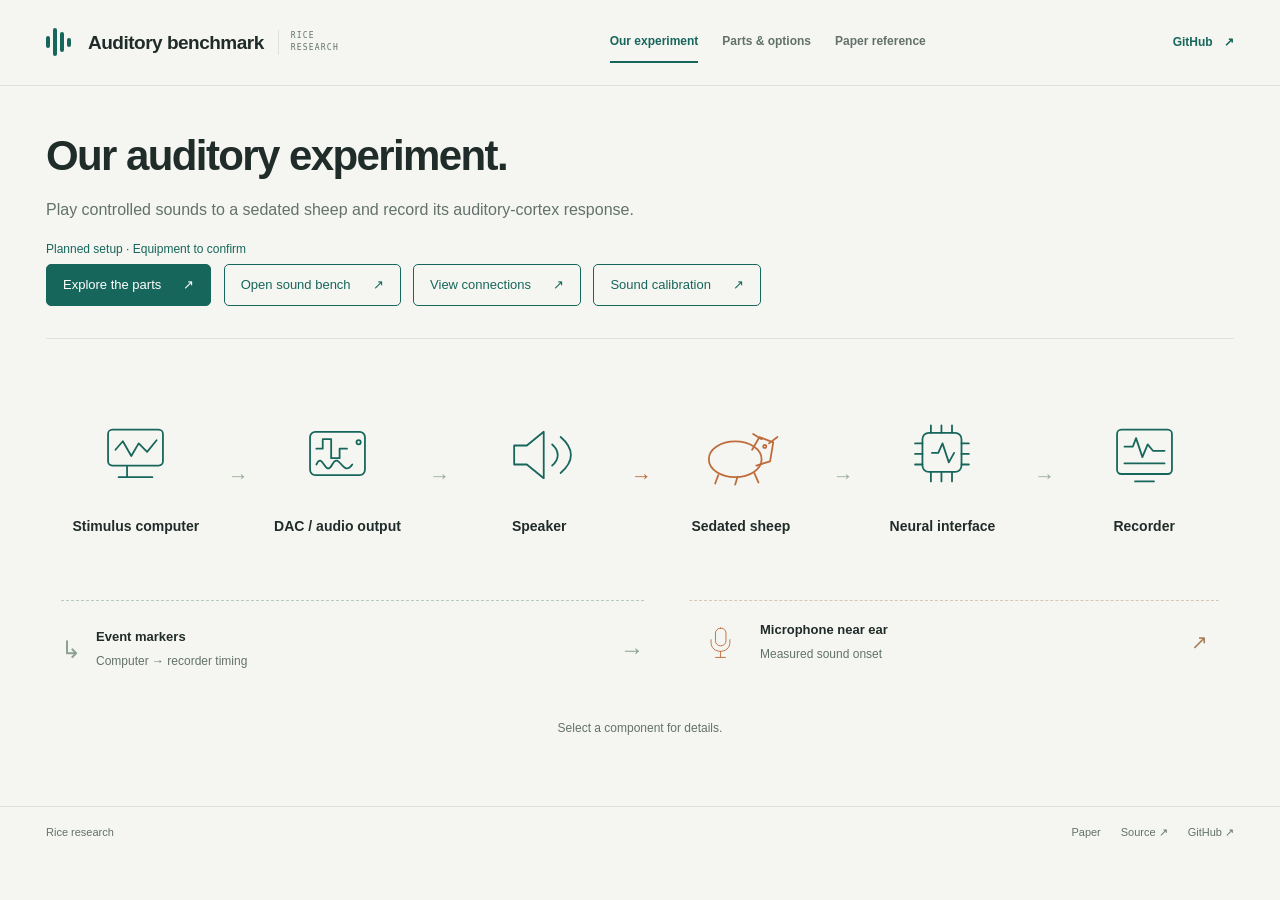
<file: web/index.html>
<!doctype html>
<html lang="en">
<head>
  <meta charset="utf-8">
  <meta name="viewport" content="width=device-width, initial-scale=1">
  <meta name="theme-color" content="#f5f6f1">
  <meta name="description" content="The planned Rice sedated-sheep auditory experiment, with a separate SONIC paper reference and interactive explainer.">
  <title>Rice auditory experiment · SONIC reference</title>
  <link rel="stylesheet" href="styles.css?v=20261007-minimal">
  <link rel="stylesheet" href="parts.css?v=20261024-bench">
  <link rel="stylesheet" href="compare.css?v=20261015">
</head>
<body>
  <a class="skip-link" href="#main">Skip to content</a>
  <header class="site-header">
    <a class="brand" href="#setup" aria-label="Our auditory experiment home"><span class="brand-mark" aria-hidden="true"><i></i><i></i><i></i><i></i></span>Auditory benchmark<span class="brand-caption">RICE RESEARCH</span></a>
    <nav aria-label="Guide views" class="nav-tabs">
      <button type="button" class="nav-tab active" data-view="setup" aria-current="page">Our experiment</button>
      <button type="button" class="nav-tab" data-view="parts">Parts &amp; options</button>
      <button type="button" class="nav-tab" data-view="paper">Paper reference</button>
    </nav>
    <a class="paper-link" href="https://github.com/HowardWHSrun/audiotory_benchmark" target="_blank" rel="noopener">GitHub <span aria-hidden="true">↗</span></a>
  </header>
  <main id="main" tabindex="-1">
    <section class="view our-view" id="setup" aria-labelledby="setup-title">
      <div class="intro our-intro">
        <h1 id="setup-title">Our auditory experiment.</h1>
        <p class="lede">Play controlled sounds to a sedated sheep and record its auditory-cortex response.</p>
        <p class="direction-note">Planned setup · Equipment to confirm</p>
        <button type="button" class="parts-entry" data-go-view="parts">Explore the parts <span aria-hidden="true">↗</span></button>
        <a class="parts-entry bench-entry" href="bench/">Open sound bench <span aria-hidden="true">↗</span></a>
        <a class="parts-entry bench-entry" href="connections/">View connections <span aria-hidden="true">↗</span></a>
        <a class="parts-entry bench-entry" href="calibration/">Sound calibration <span aria-hidden="true">↗</span></a>
      </div>
      <section class="our-diagram" aria-label="Our planned sound and recording paths">
        <div class="equipment-route" role="group" aria-label="Our planned sound and neural recording path"><button type="button" class="equipment-node" data-component="computer" aria-pressed="false"><span class="equipment-icon"><svg viewBox="0 0 76 72" aria-hidden="true" fill="none" stroke="currentColor" stroke-width="1.7" stroke-linecap="round" stroke-linejoin="round"><rect x="12" y="12" width="52" height="34" rx="4"/><path d="M30 47v9m-8 1h32"/><path d="M19 31l7-8 8 14 7-12 8 8 9-11"/></svg></span><strong>Stimulus computer</strong></button><span class="route-arrow " aria-hidden="true">→</span><button type="button" class="equipment-node " data-component="dac" aria-pressed="false"><span class="equipment-icon"><svg viewBox="0 0 76 72" aria-hidden="true" fill="none" stroke="currentColor" stroke-width="1.7" stroke-linecap="round" stroke-linejoin="round"><rect x="12" y="14" width="52" height="41" rx="5"/><path d="M18 30h6v-9h8v18h8v-9h7"/><path d="M18 45c6-13 8 13 15 0s10 13 19 0"/><circle cx="58" cy="24" r="2"/></svg></span><strong>DAC / audio output</strong></button><span class="route-arrow " aria-hidden="true">→</span><button type="button" class="equipment-node " data-component="speaker" aria-pressed="false"><span class="equipment-icon"><svg viewBox="0 0 76 72" aria-hidden="true" fill="none" stroke="currentColor" stroke-width="1.7" stroke-linecap="round" stroke-linejoin="round"><path d="M14 27h12l16-13v44L26 45H14z"/><path d="M50 26c7 6 7 14 0 20m8-27c13 11 13 23 0 34"/></svg></span><strong>Speaker</strong></button><span class="route-arrow acoustic-arrow" aria-hidden="true">→</span><button type="button" class="equipment-node " data-component="sheep" aria-pressed="false"><span class="equipment-icon"><svg viewBox="0 0 76 72" aria-hidden="true" fill="none" stroke="currentColor" stroke-width="1.7" stroke-linecap="round" stroke-linejoin="round"><ellipse cx="33" cy="40" rx="25" ry="17"/><path d="M49 31l7-12 13 5-3 18-13 4m5-25-8-5m15 9 8-6M17 55l-3 8m21-6-2 7m18-11 4 9"/><circle cx="61" cy="28" r="1.5"/></svg></span><strong>Sedated sheep</strong></button><span class="route-arrow " aria-hidden="true">→</span><button type="button" class="equipment-node " data-component="interface" aria-pressed="false"><span class="equipment-icon"><svg viewBox="0 0 76 72" aria-hidden="true" fill="none" stroke="currentColor" stroke-width="1.7" stroke-linecap="round" stroke-linejoin="round"><rect x="19" y="15" width="37" height="37" rx="6"/><path d="M27 8v7m10-7v7m10-7v7M27 52v9m10-9v9m10-9v9M12 25h7m-7 10h7m-7 10h7m37-20h7m-7 10h7m-7 10h7"/><path d="M28 34h6l4-9 6 18 5-9"/></svg></span><strong>Neural interface</strong></button><span class="route-arrow " aria-hidden="true">→</span><button type="button" class="equipment-node " data-component="recorder" aria-pressed="false"><span class="equipment-icon"><svg viewBox="0 0 76 72" aria-hidden="true" fill="none" stroke="currentColor" stroke-width="1.7" stroke-linecap="round" stroke-linejoin="round"><rect x="12" y="12" width="52" height="42" rx="4"/><path d="M19 28h8l3-8 6 18 5-12 5 6h11M19 44h38M29 61h18"/></svg></span><strong>Recorder</strong></button></div>
        <div class="diagram-branches">
          <div class="marker-branch"><span class="branch-origin" aria-hidden="true">↳</span><div><strong>Event markers</strong><p>Computer → recorder timing</p></div><span class="branch-destination" aria-hidden="true">→</span></div>
          <button type="button" class="microphone-branch" data-component="microphone" aria-pressed="false"><span class="mic-icon"><svg viewBox="0 0 76 72" aria-hidden="true" fill="none" stroke="currentColor" stroke-width="1.7" stroke-linecap="round" stroke-linejoin="round"><rect x="28" y="10" width="19" height="32" rx="9"/><path d="M20 31v5c0 10 8 16 17 16s17-6 17-16v-5M37 52v10m-9 1h18"/></svg></span><span><strong>Microphone near ear</strong><small>Measured sound onset</small></span><span class="mic-callout" aria-hidden="true">↗</span></button>
        </div>
        <p class="diagram-instruction">Select a component for details.</p>
      </section>
      <dialog id="component-detail" class="component-dialog" aria-labelledby="component-title">
        <button type="button" id="component-close" class="dialog-close" aria-label="Close component details" autofocus>×</button>
        <h2 id="component-title"></h2>
        <p id="component-role"></p>
        <div class="dialog-confirm"><span>To confirm</span><p id="component-confirm"></p></div>
      </dialog>
    </section>
    <section class="view parts-view" id="parts" aria-labelledby="parts-title" hidden>
      <div class="parts-heading"><h1 id="parts-title">Parts &amp; prices.</h1><button type="button" class="compare-link" data-go-view="compare">Compare all lists <span aria-hidden="true">↗</span></button></div>
      <nav class="parts-options" aria-label="Choose a parts list">
        <button type="button" data-parts-option="basic" aria-pressed="true">Basic</button>
        <button type="button" data-parts-option="compact" aria-pressed="false">NI / Compact</button>
        <button type="button" data-parts-option="mcginley" aria-pressed="false">McGinley</button>
        <button type="button" data-parts-option="sonic" aria-pressed="false">SONIC</button>
        <button type="button" data-parts-option="candidates" aria-pressed="false">Budget candidates</button>
      </nav>
      <div id="parts-list" aria-live="polite"></div>
      <p class="parts-footnote">USD · Dated prices; estimates marked “est.” · Shipping, tax and recorder adapters extra. <a href="../sources/Audio_Setup_Budget_Precision_2026-10-15.json">Price sources</a> · <a href="assets/parts/sources.json">Photo credits</a></p>
      <noscript><p><a href="../docs/history/2026-10-09/Accurate_Setup_Comparison_2026-10-09.md">Read the itemized parts list</a>.</p></noscript>
    </section>
    <section class="view compare-view" id="compare" aria-labelledby="compare-title" hidden>
      <div class="parts-heading"><h1 id="compare-title">Compare parts.</h1><button type="button" class="compare-link" data-go-view="parts"><span aria-hidden="true">←</span> Back to parts</button></div>
      <div id="comparison-table" class="comparison-scroll" role="region" aria-label="Compare all five parts lists" aria-describedby="comparison-note" tabindex="0"></div>
      <p id="comparison-note" class="comparison-note">USD · Prices are for the listed quantities. <strong>est.</strong> = planning estimate. <strong>—</strong> = not listed in that option. Budget candidates are two devices, not a complete setup.</p>
      <p class="parts-footnote">Prices retain their recorded dates; shipping, tax, recorder adapters and labor are extra. <a href="../sources/Audio_Setup_Budget_Precision_2026-10-15.json">Budget record</a> · <a href="../sources/Consumer_Ultrasonic_Speakers_2026-10-15.json">Speaker candidates</a> · <a href="../sources/Microphone_32kHz_NI_Comparison_2026-10-15.json">Microphone candidates</a> · <a href="assets/parts/sources.json">Photo credits</a><span class="comparison-swipe"> · Scroll sideways to compare all lists.</span></p>
    </section>
    <section class="view paper-view" id="paper" aria-labelledby="paper-title" hidden>
      <div class="intro paper-intro"><h1 id="paper-title">The SONIC paper.</h1><p class="lede">A tone-decoding benchmark in awake sheep. Explore its published setup, signal flow, and measured results.</p></div>
      <details class="paper-disclosure"><summary><span>Published setup</span><small>Hardware, sound delivery, and synchronization</small></summary><div class="disclosure-content"><dl class="paper-equipment"><div><dt>Neural interface</dt><dd>Connexus · 421 electrodes · 5.2-kHz sampling</dd></div><div><dt>Waveform output</dt><dd>NI USB-6361 · 192-kHz DAC rate</dd></div><div><dt>Sound delivery</dt><dd>TDT SA1 amplifier + MF1 speaker, free field; approximately 80 dB SPL at the ears</dd></div><div><dt>Timing</dt><dd>PTP + 10-MHz clock; analog output and trial marker recorded</dd></div><div><dt>Preparation</dt><dd>Awake, alert sheep secured in a stanchion; no trained behavioral task</dd></div></dl><p class="help">These are published reference settings, not selected Rice hardware or operating settings.</p><a class="text-link" href="../sources/SONIC_2025_bioRxiv_v1.pdf#page=11" target="_blank" rel="noopener">Methods · pp. 11–13 ↗</a></div></details>
      <details class="paper-disclosure" id="paper-walkthrough"><summary><span>Explore the signal flow and timing</span><small>Illustrative simulation · no sound or recorded data</small></summary><div class="disclosure-content simulation-content">
      <div class="experiment-grid">
        <aside class="control-panel card" aria-labelledby="controls-title">
          <div class="panel-heading"><span class="eyebrow">EXPLORE THE INPUT</span><h2 id="controls-title">Build a tone sequence</h2></div>
          <div class="control-group">
            <label for="duration">Tone duration <strong><output id="duration-output" for="duration">10 ms</output></strong></label>
            <input id="duration" type="range" min="4" max="24" step="2" value="10" aria-describedby="duration-help">
            <div class="range-labels"><span>4 ms</span><span>24 ms</span></div>
            <p id="duration-help" class="help">The paper explored 4–24 ms, then used 10 ms for benchmarking.</p>
          </div>
          <fieldset class="control-group"><legend>Frequency alphabet</legend><div class="segmented"><button type="button" class="choice active" data-alphabet="C" aria-pressed="true">Sheep C <span>37 tones</span></button><button type="button" class="choice" data-alphabet="E" aria-pressed="false">Sheep E <span>14 tones</span></button></div><p id="alphabet-description" class="help">1.4–32 kHz in ⅛-octave steps.</p></fieldset>
          <fieldset class="control-group"><legend>Neural observation window</legend><div class="segmented"><button type="button" class="choice active" data-window="50" aria-pressed="true">50 ms <span>Main analysis</span></button><button type="button" class="choice" data-window="5" aria-pressed="false">5 ms <span>Window sweep</span></button></div><p class="help">This changes how much neural activity the illustration gives the decoder.</p></fieldset>
          <div class="input-metrics"><div><span>Tone rate</span><strong id="tone-rate">100 <small>tones/s</small></strong></div><div><span>Input information ceiling</span><strong id="input-ceiling">521 <small>bits/s</small></strong></div><p>Ceiling = log₂(number of tones) ÷ tone duration. This is a stimulus limit, not a predicted decoding result.</p></div>
        </aside>

        <div class="flow-panel card">
          <div class="flow-heading"><div><p class="eyebrow">KNOWN INPUT → NEURAL SIGNAL → ESTIMATE</p><h2>One tone, six steps</h2></div><div class="play-controls"><button id="play-button" type="button" class="button play" aria-pressed="false"><span aria-hidden="true">▶</span> Play</button><button id="next-button" type="button" class="button secondary" aria-label="Advance one experiment step">Step <span aria-hidden="true">→</span></button></div></div>
          <p class="slow-note">Animation is slowed for learning. It produces no sound.</p>
          <div class="pipeline" aria-label="Select an experiment step">
            <button type="button" class="stage active" data-stage="0" aria-pressed="true"><span class="stage-number">01</span><span class="stage-icon" aria-hidden="true">∿</span><strong>Known tones</strong><small>Ground truth</small></button>
            <button type="button" class="stage" data-stage="1" aria-pressed="false"><span class="stage-number">02</span><span class="stage-icon speaker-icon" aria-hidden="true">◖</span><strong>Speaker</strong><small>Sound in the air</small></button>
            <button type="button" class="stage" data-stage="2" aria-pressed="false"><span class="stage-number">03</span><span class="stage-icon" aria-hidden="true">◎</span><strong>Auditory cortex</strong><small>Neural response</small></button>
            <button type="button" class="stage" data-stage="3" aria-pressed="false"><span class="stage-number">04</span><span class="stage-icon" aria-hidden="true">⁙</span><strong>421 channels</strong><small>Recorded voltages</small></button>
            <button type="button" class="stage" data-stage="4" aria-pressed="false"><span class="stage-number">05</span><span class="stage-icon" aria-hidden="true">▥</span><strong>Feature bins</strong><small>5-ms summaries</small></button>
            <button type="button" class="stage" data-stage="5" aria-pressed="false"><span class="stage-number">06</span><span class="stage-icon" aria-hidden="true">↗</span><strong>Decoder</strong><small>Predicted tone</small></button>
          </div>
          <div class="step-detail" aria-live="polite"><span id="detail-step" class="detail-step">01 / 06</span><div><h3 id="detail-title">Start with an answer you already know.</h3><p id="detail-body">A computer creates randomized pure tones. Each tone's frequency and start time are known, so the experiment has a clear answer against which to test the decoder.</p><a id="detail-source" class="text-link" href="../sources/SONIC_2025_bioRxiv_v1.pdf#page=11" target="_blank" rel="noopener">Paper · pp. 4, 11 ↗</a></div></div>
          <div class="sequence-heading"><span class="eyebrow">ILLUSTRATIVE TONE SEQUENCE</span><span id="current-tone" class="quiet">Tone 1</span></div>
          <div id="tone-sequence" class="tone-sequence" aria-label="Select a synthetic tone"></div>
          <p class="help">Synthetic sequence, schematic waveforms. Sheep C displays representative toy pitches; its exact original frequency list is not provided in the paper. Sheep E uses the published 14-tone set. The paper uses uniformly randomized, block-balanced sequences.</p>
        </div>
      </div>

      <section class="timing-section card" aria-labelledby="timing-title">
        <div class="timing-heading"><div><p class="eyebrow">THE PART THAT IS EASY TO MISS</p><h2 id="timing-title">Fast tones. Shared neural context.</h2><p id="timeline-relationship">At 10-ms tone spacing, adjacent 50-ms observation windows share 40 ms of data. Each tone still receives its own prediction, so a long window does not require slower output.</p></div><div class="delay-readout"><span>Reported intrinsic delay</span><strong id="intrinsic-delay">56 <small>ms</small></strong><span id="delay-mode">Main 50-ms observation window</span></div></div>
        <div class="timeline-scroll"><svg id="timeline" viewBox="0 0 1000 285" role="img" aria-labelledby="timeline-svg-title timeline-svg-description"><title id="timeline-svg-title">Illustrative tone and neural observation timing</title><desc id="timeline-svg-description">Tones are back to back. Neural responses occur after sound onset, and observation windows for adjacent tones overlap.</desc></svg></div>
        <div class="legend"><span><i class="swatch tone"></i> Known tone</span><span><i class="swatch neural"></i> Synthetic neural activity</span><span><i class="swatch window"></i> Selected observation window</span></div>
        <div class="timing-notes"><p><strong>Stimulus time</strong> is when sound begins. The paper's response peak is around 25–30 ms after tone onset, including sensory processing and filter delay.</p><p><strong>Intrinsic delay</strong> counts measurement (&lt;1 ms), filtering (5 ms), and neural data aggregation (50 or 5 ms). It excludes sensory processing and computer runtime.</p><p id="window-caveat"><strong>56 ms:</strong> the reported main analysis. The ten 5-ms feature bins span 10–60 ms after tone onset.</p></div>
        <a class="text-link" href="../sources/SONIC_2025_bioRxiv_v1.pdf#page=7" target="_blank" rel="noopener">Timing definition &amp; window analysis · pp. 5, 7–8, 12 ↗</a>
      </section>

      </div></details>
      <details class="paper-disclosure" id="paper-results-disclosure"><summary><span>Results and interpretation</span><small>Mean achieved ITR: 201.9 / 230.1 bits/s</small></summary><div class="disclosure-content">
      <section class="paper-results" id="paper-results" aria-labelledby="paper-results-title"><div class="section-heading"><p class="eyebrow">MEASURED RESULTS / PAPER ONLY</p><h2 id="paper-results-title">Information recovered from rapid tones.</h2><p>Offline held-out decoding · 10-ms tones · 56-ms intrinsic delay, excluding sensory processing and computer runtime. Four benchmarking sessions per sheep; measured values stay fixed when illustration controls change.</p></div>
      <div class="results-stats"><article class="card stat-card"><span class="sheep-label c-label">SHEEP C</span><strong>201.9 <small>bits/s</small></strong><p>Mean achieved ITR · 37-tone alphabet</p><span class="stat-secondary">45.4% ± 3.1% accuracy</span></article><article class="card stat-card"><span class="sheep-label e-label">SHEEP E</span><strong>230.1 <small>bits/s</small></strong><p>Mean achieved ITR · 14-tone alphabet</p><span class="stat-secondary">75.9% ± 0.7% accuracy</span></article><article class="card stat-card explanation-stat"><span class="eyebrow">WHY THESE DIFFER</span><h2>Accuracy is only part of the story.</h2><p>More possible tones make exact answers harder, but each answer can carry more information. Nearby-frequency errors can still preserve useful information.</p></article></div>
      <section class="card chart-card" aria-labelledby="sessions-title"><div class="chart-heading"><div><p class="eyebrow">FOUR BENCHMARKING SESSIONS PER SHEEP</p><h2 id="sessions-title">Achieved information transfer rate</h2></div><div class="legend"><span><i class="swatch c"></i> Sheep C</span><span><i class="swatch e"></i> Sheep E</span></div></div><div id="results-chart" class="results-chart" role="img" aria-label="Four session information transfer rates. Sheep C: 174.6, 204.0, 201.6, 227.2 bits per second. Sheep E: 228.2, 231.6, 225.1, 235.4 bits per second."></div><div class="chart-axis"><span>0</span><span>50</span><span>100</span><span>150</span><span>200</span><span>250 bits/s</span></div><details class="results-table"><summary>View exact values</summary><table><caption>Table 1 · achieved ITR in bits/s</caption><thead><tr><th scope="col">Subject</th><th scope="col">Session 2</th><th scope="col">Session 3</th><th scope="col">Session 4</th><th scope="col">Session 5</th><th scope="col">Mean</th></tr></thead><tbody><tr><th scope="row">Sheep C</th><td>174.6</td><td>204.0</td><td>201.6</td><td>227.2</td><td>201.9</td></tr><tr><th scope="row">Sheep E</th><td>228.2</td><td>231.6</td><td>225.1</td><td>235.4</td><td>230.1</td></tr></tbody></table></details><a class="text-link" href="../sources/SONIC_2025_bioRxiv_v1.pdf#page=7" target="_blank" rel="noopener">Table 1 &amp; interpretation · p. 7 ↗</a></section>
      <div class="results-explanation"><article class="card"><p class="eyebrow">THE METRIC</p><h2>Information per tone, divided by time.</h2><p>The decoder's predictions produce a confusion matrix. Mutual information measures how much those predictions reduce uncertainty about the true tone; the authors correct its finite-sample bias.</p><div class="formula">ITR = corrected mutual information ÷ tone duration</div><p>At 100 tones/s, the reported means represent approximately 2.02 informative bits per tone for Sheep C and 2.30 for Sheep E.</p><a class="text-link" href="../sources/SONIC_2025_bioRxiv_v1.pdf#page=12" target="_blank" rel="noopener">ITR calculation · p. 12 ↗</a></article><article class="card short-window-card"><p class="eyebrow">BRIEF OBSERVATIONS</p><h2>&gt;100 bits/s at 11 ms</h2><p>The window sweep found high ITR with a single 5-ms feature bin positioned around the useful neural response.</p><p><strong>Scope:</strong> Sheep E, Session 2; first 40% of trials, a single data split, and a simplified decoder. The plotted values select the best window alignment for each window length.</p><p class="help">11 ms excludes sensory processing and computer runtime. It is not an end-to-end acoustic or speech latency.</p><a class="text-link" href="../sources/SONIC_2025_bioRxiv_v1.pdf#page=8" target="_blank" rel="noopener">Figure 5 · p. 8; methods · p. 12 ↗</a></article></div>
      <section class="card evidence-boundary"><p class="eyebrow">WHAT TO TAKE AWAY</p><h2>A strong demonstration, with a defined scope.</h2><div class="boundary-columns"><div><h3>Demonstrated here</h3><ul><li>Rapid auditory responses contain decodable tone information.</li><li>The complete implanted Connexus system supports high information throughput in this task.</li><li>Useful information remains in brief neural observation windows.</li></ul></div><div><h3>Still untested here</h3><ul><li>Rice's sedated preparation and its actual recording system.</li><li>Human speech or motor-control performance at these rates.</li><li>Channel-count scaling, long-term decoding stability, and device comparisons under the same benchmark.</li></ul></div></div><p class="help">The two sheep were selected for the largest auditory-cortex coverage in a larger cohort (~334 and ~341 of 421 electrodes). Session repetition does not establish a permanently stable decoder. The 2025 source is a preprint.</p><a class="text-link" href="../sources/SONIC_2025_bioRxiv_v1.pdf#page=9" target="_blank" rel="noopener">Limitations &amp; sample selection · pp. 9–10, 13 ↗</a></section>

      </section>
      </div></details>
    </section>
  </main>
  <footer class="site-footer"><span>Rice research</span><div><a href="../sources/SONIC_2025_bioRxiv_v1.pdf" target="_blank" rel="noopener">Paper</a><a href="https://doi.org/10.1101/2025.09.30.679683" target="_blank" rel="noopener">Source ↗</a><a id="github-link" href="https://github.com/HowardWHSrun/audiotory_benchmark" target="_blank" rel="noopener">GitHub ↗</a></div></footer>
  <script src="model.js"></script>
  <script src="parts-data.js?v=20261015"></script>
  <script src="app.js?v=20261015-compare"></script>
  <script src="parts.js?v=20261015-compare"></script>
  <script src="compare.js?v=20261015"></script>
</body>
</html>
</file>
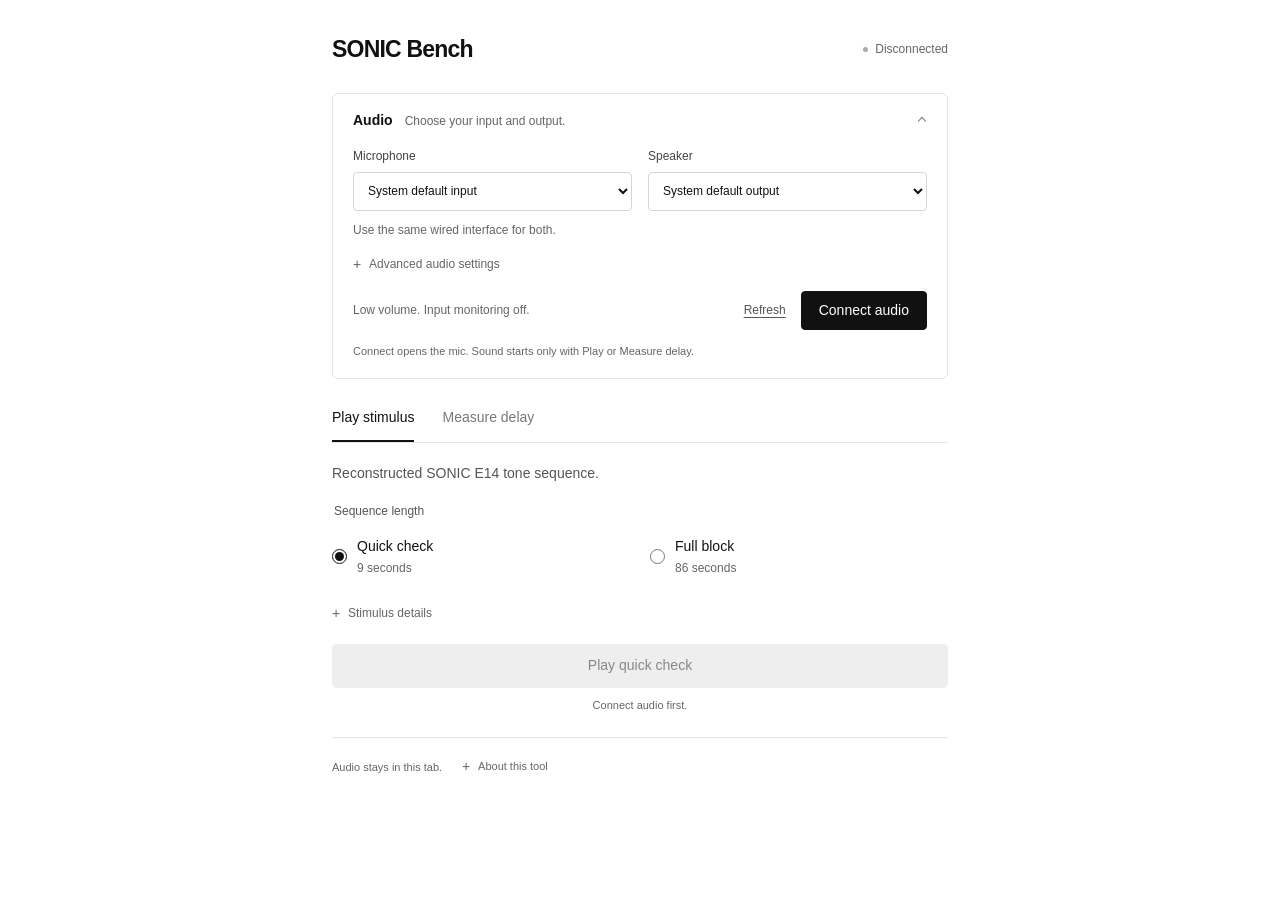
<file: web/bench/index.html>
<!doctype html>
<html lang="en">
<head>
  <meta charset="utf-8">
  <meta name="viewport" content="width=device-width, initial-scale=1">
  <meta name="color-scheme" content="light">
  <meta name="description" content="SONIC stimulus playback and microphone timing in your browser.">
  <title>SONIC Bench</title>
  <link rel="stylesheet" href="./styles.css?v=20261024-mono1">
  <script type="module" src="./app.mjs?v=20261024-mono1"></script>
</head>
<body>
  <div class="shell">
    <header class="site-header">
      <h1><a class="brand" href="#panelStimulus">SONIC Bench</a></h1>
      <span class="connection-state" id="connectionState"><span aria-hidden="true"></span><span id="connectionLabel">Disconnected</span></span>
    </header>
    <main>
      <div id="globalNotice" class="notice" role="status" aria-live="polite" hidden></div>
      <details class="connection-card" id="connectionPanel" open>
        <summary><span class="connection-summary"><strong id="connectionTitle">Audio</strong><small id="connectionSubtitle">Choose your input and output.</small></span><span class="summary-side"><span id="rateBadge" class="small-badge" hidden></span><span class="chevron" aria-hidden="true"></span></span></summary>
        <div class="connection-body">
          <div class="device-grid">
            <label class="field">Microphone<select id="inputDevice" data-connection><option value="">System default input</option></select></label>
            <label class="field">Speaker<select id="outputDevice" data-connection><option value="">System default output</option></select></label>
          </div>
          <p class="field-help" id="outputHelp">Use the same wired interface for both.</p>
          <details class="advanced" id="audioAdvanced"><summary>Advanced audio settings</summary><div class="advanced-body">
            <div class="settings-grid">
              <label class="field">Requested browser rate<select id="sampleRate" data-connection><option value="96000">96 kHz</option><option value="192000">192 kHz · paper rate</option></select></label>
              <label class="field">Speaker channel<select id="outputChannel" data-connection><option value="1">1 · left</option><option value="2">2 · right</option></select></label>
              <label class="field">Microphone channel<select id="inputChannel" data-connection><option value="1">Input 1</option><option value="2">Input 2</option></select></label>
              <label class="field">Digital peak level<div class="input-unit"><input id="peakDbfs" type="number" min="-60" max="-18" step="1" value="-36" data-level><span>dBFS</span></div></label>
              <label class="field">Reference line input<select id="referenceChannel" data-connection><option value="2">Input 2</option><option value="1">Input 1</option></select></label>
              <label class="field">Reference line output<select id="referenceOutputChannel" data-connection><option value="2">2 · right</option><option value="1">1 · left</option></select></label>
            </div>
            <p class="field-help">Channel numbers refer to the channels the browser exposes. The browser processing rate appears after connection. Physical device sample rate, acoustic bandwidth, and acoustic level remain unverified.</p>
            <p class="field-help">For an electrical reference, use a line output → line input cable. Keep phantom power off on that line input. Keep all input monitoring off.</p>
            <div id="connectionDiagnostics" class="diagnostic-text" hidden></div>
          </div></details>
          <div class="connect-footer"><p>Low volume. Input monitoring off.</p><div class="connect-actions"><button class="text-button" id="refreshDevices" type="button">Refresh</button><button class="button primary" id="connectAudio" type="button">Connect audio</button><button class="button secondary" id="cancelConnect" type="button" hidden>Cancel</button><button class="button secondary" id="disconnectAudio" type="button" hidden>Disconnect</button></div></div>
          <p class="permission-note" id="permissionNote">Connect opens the mic. Sound starts only with Play or Measure delay.</p>
        </div>
      </details>
      <nav class="tabs" role="tablist" aria-label="Bench tools"><button id="tabStimulus" class="tab active" type="button" role="tab" aria-selected="true" aria-controls="panelStimulus" data-tab="stimulus">Play stimulus</button><button id="tabDelay" class="tab" type="button" role="tab" aria-selected="false" aria-controls="panelDelay" data-tab="delay">Measure delay</button></nav>
      <section id="panelStimulus" class="tool-panel" role="tabpanel" aria-labelledby="tabStimulus">
        <article class="main-card">
          <p class="task-description">Reconstructed SONIC E14 tone sequence.</p>
          <fieldset class="length-picker"><legend>Sequence length</legend><div class="length-options"><label class="length-option"><input type="radio" name="sequenceLength" value="50" checked><span><strong>Quick check</strong><small>9 seconds</small></span></label><label class="length-option"><input type="radio" name="sequenceLength" value="600"><span><strong>Full block</strong><small>86 seconds</small></span></label></div></fieldset>
          <details class="advanced stimulus-advanced"><summary>Stimulus details</summary><div class="advanced-body"><p class="level-label" id="stimulusLevel">−36 dBFS digital peak</p><p>14 frequencies; 10 ms pips with 2 ms onset and offset ramps. Quick check: 7 seconds of tones plus 2 seconds of silence. Full block: 84 seconds of tones plus 2 seconds of silence.</p><div class="frequency-list" aria-label="Frequencies in kilohertz"><span>2</span><span>4</span><span>6</span><span>8</span><span>9</span><span>10.5</span><span>17</span><span>18.2</span><span>19.5</span><span>20.9</span><span>22.4</span><span>24</span><span>25.8</span><span>27 <small>kHz</small></span></div><label class="field seed-field">Randomization seed<input id="seed" type="number" min="0" max="4294967295" step="1" value="20261023"></label><p>Source: <a href="../../sources/SONIC_2025_bioRxiv_v1.pdf" target="_blank" rel="noopener">SONIC bioRxiv v1</a>, Methods 6.1–6.2, printed page 11. Paper output used 192 kHz. This browser version uses the actual rate shown above, balanced seeded shuffling, raised-cosine ramps, and a declared digital level. Quick check uses 50 pips per frequency; full block uses 600. These counts are local choices.</p><p>The original waveform, random order, exact ramp function, and calibrated acoustic level are unavailable. This reconstructs the documented recipe; it is not the original SONIC audio. Browser shuffling differs from the native app’s PCG64 sequence.</p></div></details>
          <div class="format-notice" id="formatNotice" role="status" hidden></div>
          <div class="main-action"><button class="button primary large" id="playStimulus" type="button" disabled><span id="playLabel">Play quick check</span></button><small id="stimulusActionHint">Connect audio first.</small></div>
        </article>
        <article class="result-card" id="playbackResult" aria-live="polite" hidden></article>
      </section>
      <section id="panelDelay" class="tool-panel" role="tabpanel" aria-labelledby="tabDelay" hidden>
        <article class="main-card">
          <p class="task-description">Estimate playback-to-microphone delay with short chirps.</p>
          <details class="advanced"><summary>Timing settings &amp; details</summary><div class="advanced-body"><p class="level-label" id="delayLevel">−36 dBFS digital peak</p><fieldset class="method-picker"><legend>Timing reference</legend><label class="method-option"><input type="radio" name="referenceMode" value="source" checked><span class="method-symbol" aria-hidden="true">∿</span><span><strong>Speaker + microphone</strong><small>Start here. No extra cable.</small></span><span class="radio-mark" aria-hidden="true"></span></label><label class="method-option"><input type="radio" name="referenceMode" value="electrical"><span class="method-symbol" aria-hidden="true">↔</span><span><strong>Add an electrical reference</strong><small>Record a line return on a second input.</small></span><span class="radio-mark" aria-hidden="true"></span></label></fieldset>
          <div class="method-explanation"><p id="methodDescription">Measures the whole playback-to-microphone roundtrip: browser buffers, converters, speaker, air travel, and microphone. It does not isolate acoustic travel time.</p><p id="referenceWiring" class="wiring-note" hidden></p></div><div class="settings-grid timing-options"><label class="field">Chirp repeats<input id="repetitions" type="number" min="3" max="20" step="1" value="10"></label><label class="field">Speaker–mic distance <span class="optional">optional</span><div class="input-unit"><input id="distanceM" type="number" min="0" max="100" step="0.01" placeholder="e.g. 0.50"><span>m</span></div></label></div><p>The 100 ms, 100 Hz–20 kHz chirp is a timing probe, separate from SONIC tone pips. Distance is recorded in the export; travel time is not subtracted.</p><p>The electrical method compares the mic with a simultaneous recorded line return. Shared playback buffering cancels in that comparison; speaker, air, microphone response, and analog channel differences remain. The browser must expose both independent inputs.</p><p>Browser resampling, driver buffering and unreported microphone processing can affect timing. Unknown processing, weak or ambiguous signal, clipping, and missing reference channels prevent a usable result. A browser screening result is not independently calibrated timing accuracy or a correction for another application’s timestamps.</p></div></details>
          <div class="main-action"><button class="button primary large" id="measureDelay" type="button" disabled>Measure delay</button><small id="delayActionHint">Connect audio first.</small></div>
        </article>
        <article class="result-card" id="delayResult" aria-live="polite" hidden></article>
      </section>
      <footer class="page-footer"><p>Audio stays in this tab.</p><details class="limits"><summary>About this tool</summary><p>Connect opens microphone access; a delay run retains the input recording in this tab. Disconnect releases the microphone. Keep input monitoring off to avoid feedback. Delay screening does not calibrate acoustic SPL, microphone sensitivity, frequency response, or neural synchronization. A 27 kHz digital tone does not establish 27 kHz acoustic delivery. The paper used awake, alert sheep; Rice’s planned sedated-sheep study is an unverified adaptation. This is a bench tool, not an animal-ready protocol.</p><p><a href="../index.html">Experiment overview</a></p></details></footer>
    </main>
  </div>
  <aside class="run-dock" id="runDock" aria-label="Active audio run" hidden><div class="run-dock-inner"><div class="run-copy"><strong id="runTitle">Audio run in progress</strong><span id="runMessage">Preparing audio…</span><div class="progress-track" role="progressbar" aria-label="Run progress" aria-valuemin="0" aria-valuemax="100" aria-valuenow="0" id="progressTrack"><span id="runProgress"></span></div></div><button class="button stop" id="stopRun" type="button">Stop <kbd>esc</kbd></button></div></aside>
  <noscript><p class="no-script">SONIC Bench needs JavaScript for browser audio.</p></noscript>
</body>
</html>
</file>
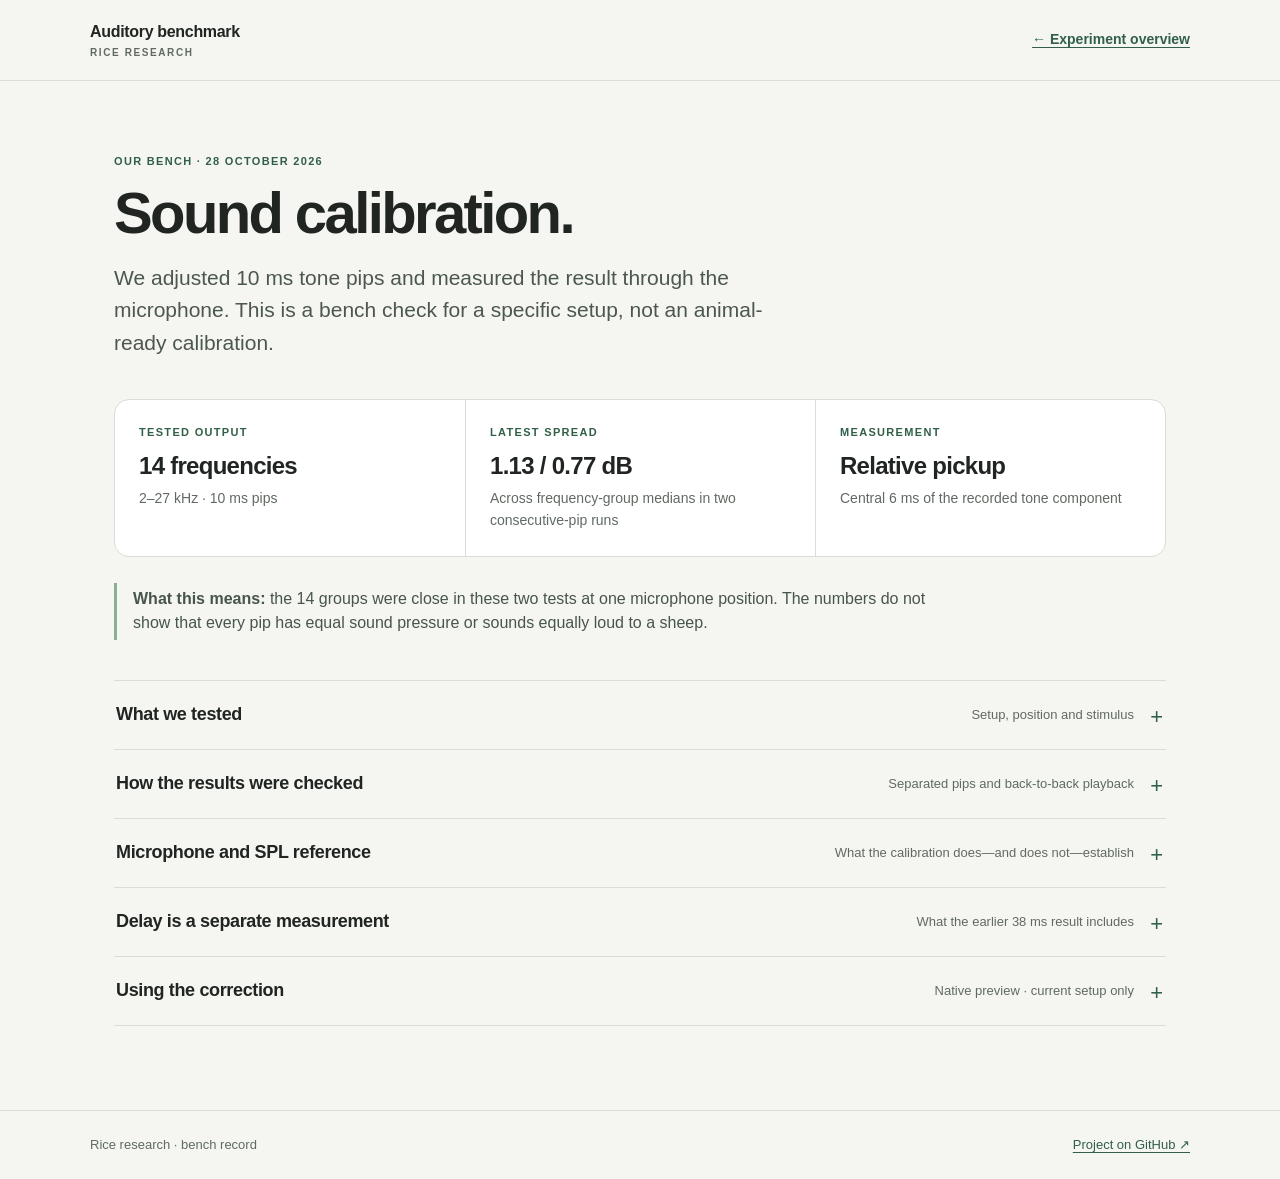
<file: web/calibration/index.html>
<!doctype html>
<html lang="en">
<head>
  <meta charset="utf-8">
  <meta name="viewport" content="width=device-width, initial-scale=1">
  <meta name="color-scheme" content="light">
  <meta name="description" content="Measurements and limitations from our sound calibration bench checks.">
  <title>Sound calibration · Rice auditory benchmark</title>
  <link rel="stylesheet" href="styles.css">
</head>
<body>
  <a class="skip-link" href="#main">Skip to content</a>
  <header class="header"><a class="brand" href="../">Auditory benchmark <span>RICE RESEARCH</span></a><a class="back" href="../">← Experiment overview</a></header>
  <main id="main">
    <div class="intro"><p class="eyebrow">OUR BENCH · 28 OCTOBER 2026</p><h1>Sound calibration.</h1><p class="lede">We adjusted 10 ms tone pips and measured the result through the microphone. This is a bench check for a specific setup, not an animal-ready calibration.</p></div>
    <section class="summary" aria-label="Latest measurement summary">
      <div><p class="label">TESTED OUTPUT</p><strong>14 frequencies</strong><p>2–27 kHz · 10 ms pips</p></div>
      <div><p class="label">LATEST SPREAD</p><strong>1.13 / 0.77 dB</strong><p>Across frequency-group medians in two consecutive-pip runs</p></div>
      <div><p class="label">MEASUREMENT</p><strong>Relative pickup</strong><p>Central 6 ms of the recorded tone component</p></div>
    </section>
    <p class="boundary"><strong>What this means:</strong> the 14 groups were close in these two tests at one microphone position. The numbers do not show that every pip has equal sound pressure or sounds equally loud to a sheep.</p>
    <div class="disclosures">
      <details><summary><span>What we tested</span><small>Setup, position and stimulus</small></summary><div class="detail-body"><p>An Audient iD14 at 96 kHz played 14 reconstructed SONIC Sheep E frequencies through the connected speaker. An Earthworks M50 recorded input 1. The speaker model and intended sheep-ear geometry were not independently confirmed.</p><p>Howard reported the microphone about 10 cm from the speaker and unchanged gains. During the calibration attempt he moved the microphone sideways twice, about 5 mm each time. The final correction applies only to that resulting position and the same routing, orientation and gain settings. Recheck after any change.</p><p>Our local reconstruction uses 10 ms pips with 2 ms raised-cosine end ramps. The original SONIC waveform is unavailable. Test output was at or below a −36 dBFS digital peak; that number is not sound pressure in the room.</p><a href="../../docs/verification/2026-10-28_Pip_Calibration_Attempt.md">Position and correction record ↗</a></div></details>
      <details><summary><span>How the results were checked</span><small>Separated pips and back-to-back playback</small></summary><div class="detail-body"><p>We measured pips separated by 300 ms, then reduced stronger frequencies without boosting the weakest. After a further attenuation-only adjustment, all 14 groups passed the local screens in one isolated-pip run; their central-component medians spanned 1.60 dB. Two subsequent seven-second previews of 700 consecutive pips spanned 1.13 dB and 0.77 dB across frequency-group medians. These are single-configuration bench checks, not per-pip equality.</p><p>With the earlier correction profile, an isolated-pip repeat spanned 1.70 dB; one 9 kHz trial did not pass in the preceding run. Two earlier seven-second previews of 700 consecutive, balanced pips had 14 group medians spanning 1.85 dB and 1.91 dB after excluding nearby potentially interfering tones. Each group had 10–43 qualifying pips; these are group medians, not a guarantee for each sound. For example, the first run’s 24 kHz group had 10 qualifying pips and its fifth percentile was 3.1 dB below its median.</p><details class="table-details"><summary><span>Earlier frequency-group measurements</span><small>Relative to 2 kHz, dB</small></summary><p class="scroll-hint">Scroll sideways if needed to see the full table.</p><div class="table-wrap" role="region" aria-label="Frequency group measurements" tabindex="0"><table><caption>Earlier profile: median microphone component relative to 2 kHz</caption><thead><tr><th scope="col">Frequency</th><th scope="col">First run</th><th scope="col">Repeat</th><th scope="col">Clean pips</th></tr></thead><tbody><tr><th scope="row">2 kHz</th><td>0.00</td><td>0.00</td><td>38</td></tr><tr><th scope="row">4 kHz</th><td>−0.56</td><td>−0.48</td><td>24</td></tr><tr><th scope="row">6 kHz</th><td>−0.44</td><td>−0.66</td><td>25</td></tr><tr><th scope="row">8 kHz</th><td>−0.90</td><td>−1.37</td><td>14</td></tr><tr><th scope="row">9 kHz</th><td>−0.53</td><td>−0.57</td><td>39</td></tr><tr><th scope="row">10.5 kHz</th><td>−0.79</td><td>−0.87</td><td>37</td></tr><tr><th scope="row">17 kHz</th><td>−0.50</td><td>−0.69</td><td>43</td></tr><tr><th scope="row">18.2 kHz</th><td>−0.22</td><td>−0.32</td><td>17</td></tr><tr><th scope="row">19.5 kHz</th><td>−0.51</td><td>−0.64</td><td>39</td></tr><tr><th scope="row">20.9 kHz</th><td>−0.46</td><td>−0.60</td><td>27</td></tr><tr><th scope="row">22.4 kHz</th><td>−0.08</td><td>−0.20</td><td>42</td></tr><tr><th scope="row">24 kHz</th><td>−1.85</td><td>−1.91</td><td>10</td></tr><tr><th scope="row">25.8 kHz</th><td>−0.10</td><td>−0.25</td><td>33</td></tr><tr><th scope="row">27 kHz</th><td>−0.33</td><td>−0.35</td><td>27</td></tr></tbody></table></div></details><p>We checked transport, digital clipping, background and timing sensitivity. These checks do not establish measurement uncertainty, frequency purity, or equal sound pressure for every pip. The original timing-alignment estimate is a diagnostic, not calibrated acoustic or neural latency.</p><a href="../../docs/verification/2026-10-28_Continuous_Pip_Preview_Check.md">Continuous-pip verification ↗</a> · <a href="../../docs/verification/2026-10-28_Isolated_10ms_Pip_Levels.md">Earlier isolated-pip checks ↗</a></div></details>
      <details><summary><span>Microphone and SPL reference</span><small>What the calibration does—and does not—establish</small></summary><div class="detail-body"><p>Howard confirmed a REED R8090 calibrator set to 114 dB, with the M50 fitted using its adapter and microphone gain unchanged. The recorded reference was stable near 1 kHz and not digitally clipped. Its output and fit were not independently verified.</p><p>Using that reference and assuming a flat microphone response and unchanged gain, the latest consecutive pips’ central-frequency components correspond to roughly 41–42 dB equivalent-sine levels. These are conditional estimates, not verified whole-pip RMS SPL or peak-equivalent SPL. Broadband background was substantial in earlier full 10 ms windows.</p><p>The M50’s printed individual on-axis response chart appears approximately flat over the test band, but the electronic calibration file and a full-band uncertainty assessment have not been applied. The 1 kHz reference alone does not calibrate the entire 2–27 kHz path. A provisional 47–48 dB SPL estimate applies to an earlier corrected <em>long-tone</em> run under stated assumptions; it is not a measured level for the final pips.</p><p>The 96 kHz recording cannot independently qualify all ultrasonic harmonics. At the intended ear geometry, establish absolute pip level and a defined level convention, check distortion and background, and repeat the position and playback tests before experimental use.</p><a href="../../docs/verification/2026-10-28_Conditional_Pip_SPL_Estimates.md">Latest conditional pip estimates ↗</a> · <a href="../../docs/verification/2026-10-28_Acoustic_Calibrator_Reference.md">Calibrator reference ↗</a></div></details>
      <details><summary><span>Delay is a separate measurement</span><small>What the earlier 38 ms result includes</small></summary><div class="detail-body"><p>Two separately opened native streams produced median playback-to-microphone roundtrip estimates of 38.250 and 38.375 ms for a timing sweep. Those include the computer and interface buffers, converters, speaker, air and microphone path. They are not independently calibrated timing accuracy, neural latency, or a measurement of SONIC’s intrinsic delay.</p><a href="../../latency/README.md">Timing method and records ↗</a></div></details>
      <details><summary><span>Using the correction</span><small>Native preview · current setup only</small></summary><div class="detail-body"><p>The corrected preview is an opt-in local native command using the saved position-specific profile. The browser bench does <strong>not</strong> apply that profile. Do not transfer the correction to a different speaker, microphone position, gain setting or experiment without measuring again.</p><a href="../../latency/README.md">Local playback instructions ↗</a> · <a href="../bench/">Open browser sound bench ↗</a></div></details>
    </div>
  </main>
  <footer><span>Rice research · bench record</span><a href="https://github.com/HowardWHSrun/audiotory_benchmark">Project on GitHub ↗</a></footer>
</body>
</html>
</file>
<file: web/styles.css>
:root{--ink:#202c2a;--muted:#63716c;--green:#17665c;--green-light:#e3efea;--orange:#bf6c3c;--orange-light:#f4e8dd;--paper:#f5f6f1;--card:#fff;--line:#dce3dc;--radius:18px;--mono:ui-monospace,SFMono-Regular,Menlo,monospace}
*{box-sizing:border-box}body{margin:0;background:var(--paper);color:var(--ink);font-family:-apple-system,BlinkMacSystemFont,"Segoe UI",sans-serif;line-height:1.55}button,input{font:inherit}button,a,input{touch-action:manipulation}button{cursor:pointer}a{color:var(--green);text-underline-offset:4px}button:focus-visible,a:focus-visible,input:focus-visible,summary:focus-visible{outline:3px solid var(--orange);outline-offset:5px}[hidden]{display:none!important}.skip-link{position:absolute;top:-60px;left:20px;z-index:10;background:var(--ink);color:white;padding:12px}.skip-link:focus{top:10px}.site-header{max-width:1440px;padding:28px 46px;display:flex;align-items:center;justify-content:space-between;gap:24px;margin:auto;border-bottom:1px solid var(--line)}.brand{display:flex;align-items:center;gap:12px;color:var(--ink);font-size:23px;font-weight:760;letter-spacing:-.6px;text-decoration:none}.brand-caption{font-family:var(--mono);font-size:9px;font-weight:450;letter-spacing:1.2px;color:var(--muted);max-width:95px;line-height:1.6;border-left:1px solid var(--line);padding-left:12px;margin-left:2px}.brand-mark{height:30px;width:30px;display:flex;align-items:center;gap:3px}.brand-mark i{display:block;width:4px;background:var(--green);border-radius:4px;height:12px}.brand-mark i:nth-child(2){height:28px}.brand-mark i:nth-child(3){height:20px}.brand-mark i:nth-child(4){height:9px}.nav-tabs{display:flex;align-items:center;background:#e9ede6;border-radius:30px;padding:5px;gap:4px}.nav-tab{background:transparent;border:0;color:var(--muted);padding:8px 20px;border-radius:24px;font-size:13px;font-weight:600}.nav-tab.active{background:white;color:var(--green);box-shadow:0 1px 5px #21372b0a}.paper-link{text-decoration:none;font-size:13px;font-weight:600;white-space:nowrap}.paper-link span{margin-left:8px}main{max-width:1348px;padding:0 46px;margin:auto}.intro{padding:48px 0 34px;max-width:780px}.eyebrow{font-family:var(--mono);font-size:10px;font-weight:600;letter-spacing:1.5px;color:var(--muted);margin:0 0 12px}h1{font-size:clamp(38px,4.7vw,62px);font-weight:550;letter-spacing:-2.6px;line-height:1.08;margin:0 0 22px}h2{font-size:23px;font-weight:580;line-height:1.25;letter-spacing:-.6px;margin:0 0 12px}h3{font-size:17px;font-weight:620;margin:0 0 8px;line-height:1.35}p{margin:0 0 14px}.lede{color:var(--muted);font-size:17px;max-width:660px;line-height:1.7}.evidence-row{display:flex;align-items:center;gap:16px;flex-wrap:wrap;margin-top:24px}.badge{border-radius:5px;padding:5px 9px;font-family:var(--mono);font-size:10px;font-weight:600;letter-spacing:.2px;display:inline-flex;gap:6px;align-items:center}.simulation,.proposal{color:#955125;background:var(--orange-light)}.paper{color:var(--green);background:var(--green-light)}.quiet{font-size:11px;color:var(--muted)}.card{background:var(--card);border:1px solid var(--line);border-radius:var(--radius)}.experiment-grid{display:grid;grid-template-columns:278px minmax(0,1fr);gap:18px}.control-panel{padding:25px}.panel-heading h2{font-size:19px}.control-group{border:0;padding:0;margin:24px 0 0;min-width:0}.control-group label,.control-group legend{font-size:12px;font-weight:600;padding:0;margin-bottom:10px;display:block}.control-group label{display:flex;justify-content:space-between}.control-group strong{color:var(--green);font-family:var(--mono);font-size:13px}.control-group input[type=range]{width:100%;accent-color:var(--green);margin:9px 0 2px;cursor:pointer}.range-labels{display:flex;justify-content:space-between;font-family:var(--mono);color:var(--muted);font-size:9px}.help{font-size:11px;color:var(--muted);line-height:1.65;margin:10px 0 0}.segmented{display:flex;padding:3px;background:#f2f4ef;border:1px solid var(--line);border-radius:8px;gap:3px}.choice{flex:1;border:0;background:transparent;padding:9px 4px;border-radius:5px;font-size:12px;line-height:1.5;color:var(--muted);font-weight:600}.choice span{display:block;font-size:9px;font-weight:400}.choice.active{background:var(--green);color:white}.input-metrics{border-top:1px solid var(--line);margin-top:25px;padding-top:18px}.input-metrics>div{margin-bottom:12px}.input-metrics span{display:block;font-size:10px;color:var(--muted)}.input-metrics strong{font-size:25px;line-height:1.3;font-weight:550;letter-spacing:-.5px}.input-metrics small{font-size:12px;color:var(--muted);letter-spacing:0;font-weight:400}.input-metrics p{font-size:10px;line-height:1.6;color:var(--muted);margin:15px 0 0}.flow-panel{padding:25px 25px 22px;overflow:hidden}.flow-heading{display:flex;align-items:center;justify-content:space-between;gap:20px}.flow-heading h2{font-size:22px;margin-bottom:0}.flow-heading .eyebrow{font-size:9px;letter-spacing:1px}.play-controls{display:flex;gap:7px}.button{border:1px solid var(--green);border-radius:7px;background:var(--green);color:white;padding:8px 12px;font-size:11px;white-space:nowrap;font-weight:600}.button span{margin-right:4px}.secondary{border-color:var(--line);background:white;color:var(--ink)}.secondary span{margin:0 0 0 7px}.slow-note{font-size:10px;color:var(--muted);margin:9px 0 23px}.pipeline{display:grid;grid-template-columns:repeat(6,minmax(0,1fr));position:relative;gap:6px}.pipeline:before{content:"";position:absolute;left:25px;right:25px;height:1px;top:47px;background:var(--line)}.stage{border:1px solid transparent;border-radius:10px;background:#f6f7f3;padding:9px 3px 12px;position:relative;text-align:center;min-width:0;color:var(--ink);transition:background .15s,border-color .15s}.stage:hover{border-color:#bed4c8}.stage.active{background:var(--green-light);border-color:#9ebcaf}.stage-number{font-family:var(--mono);font-size:9px;display:block;color:var(--muted);margin-bottom:7px}.stage-icon{display:flex;align-items:center;justify-content:center;width:40px;height:39px;line-height:1;font-size:33px;font-weight:300;color:var(--green);background:#f6f7f3;margin:auto auto 9px;border:1px solid var(--line);border-radius:50%}.stage.active .stage-icon{background:var(--green);color:white;border-color:var(--green)}.stage strong{font-size:10px;font-weight:650;display:block;white-space:nowrap}.stage small{font-size:8px;display:block;color:var(--muted);margin-top:3px;white-space:nowrap}.step-detail{background:#f5f8f4;border-radius:12px;padding:23px 23px 21px;margin-top:20px;display:grid;grid-template-columns:54px 1fr;gap:15px;min-height:176px}.detail-step{font-family:var(--mono);font-size:10px;color:var(--green);padding-top:4px}.step-detail h3{font-size:18px;letter-spacing:-.25px}.step-detail p{font-size:12px;color:var(--muted);line-height:1.65;max-width:650px;margin-bottom:9px}.text-link{font-size:10px;text-decoration:none;font-weight:600}.sequence-heading{display:flex;align-items:center;justify-content:space-between;margin-top:22px;margin-bottom:8px}.sequence-heading .eyebrow{font-size:9px;margin:0}.tone-sequence{display:grid;grid-template-columns:repeat(8,minmax(0,1fr));gap:5px}.tone-tile{border:1px solid var(--line);background:white;border-radius:7px;padding:7px 1px 5px;color:var(--muted);min-width:0}.tone-tile.active{background:var(--orange-light);border-color:#dba980;color:#8d512e}.tone-tile svg{width:100%;height:29px;display:block;stroke:currentColor}.tone-tile span{font-family:var(--mono);font-size:8px;display:block;text-align:center}.timing-section{padding:28px;margin-top:20px}.timing-heading{display:flex;justify-content:space-between;gap:30px;align-items:flex-start}.timing-heading>div:first-child{max-width:620px}.timing-heading p:not(.eyebrow){font-size:12px;color:var(--muted);margin-bottom:0;max-width:590px}.delay-readout{background:var(--green-light);border-radius:10px;min-width:215px;text-align:center;padding:12px 20px}.delay-readout span{font-size:10px;color:var(--green);display:block;line-height:1.6}.delay-readout strong{font-size:34px;font-weight:500;letter-spacing:-1px;color:var(--green);display:block;line-height:1.3}.delay-readout small{font-size:15px;letter-spacing:0}.timeline-scroll{margin:22px 0 6px;overflow-x:auto}#timeline{display:block;width:100%;min-width:620px}#timeline text{font-family:-apple-system,BlinkMacSystemFont,"Segoe UI",sans-serif}.legend{display:flex;gap:20px;flex-wrap:wrap;font-size:10px;color:var(--muted)}.legend>span{display:flex;gap:6px;align-items:center}.swatch{display:inline-block;width:10px;height:10px;border-radius:3px;background:var(--green)}.swatch.neural{background:#a0b5aa}.swatch.window{background:var(--orange);opacity:.6}.swatch.e{background:var(--orange)}.timing-notes{display:grid;grid-template-columns:repeat(3,1fr);gap:25px;border-top:1px solid var(--line);padding-top:18px;margin-top:20px}.timing-notes p{font-size:11px;line-height:1.75;color:var(--muted);margin-bottom:12px}.timing-notes strong{color:var(--ink)}.view-bottom{display:flex;justify-content:space-between;gap:25px;align-items:center;margin:26px 2px 8px;font-size:11px;color:var(--muted)}.view-bottom p{margin:0}.text-button{border:0;background:transparent;font-size:11px;font-weight:600;color:var(--green);padding:5px}.text-button span{margin-left:12px}.site-footer{display:flex;align-items:center;justify-content:space-between;gap:25px;max-width:1348px;margin:50px auto 0;padding:25px 46px 32px;border-top:1px solid var(--line)}.site-footer>div{display:flex;gap:20px;align-items:center}.site-footer strong{font-size:14px;letter-spacing:1px}.site-footer span,.site-footer a{font-size:10px;color:var(--muted)}.site-footer a{text-decoration:none}.setup-map{padding:30px}.setup-map-heading{max-width:700px}.setup-map-heading p{font-size:13px;color:var(--muted)}.setup-path{display:flex;align-items:center;justify-content:space-between;gap:14px;margin:30px 0}.setup-node{flex:1;text-align:center;background:#f4f7f2;border:1px solid var(--line);border-radius:12px;padding:20px 8px}.node-symbol{display:block;color:var(--green);font-size:35px;line-height:1.2;margin-bottom:12px}.setup-node strong{font-size:13px;display:block}.setup-node small{font-size:10px;color:var(--muted);display:block;margin-top:4px}.sheep-node{background:var(--orange-light);border-color:#e7ccb5}.sheep-node .node-symbol{color:var(--orange)}.path-arrow{color:#9ab0a4;font-size:25px}.setup-secondary{display:grid;grid-template-columns:1fr 1fr;gap:25px}.setup-secondary>div{border:1px dashed #b9cfc1;border-radius:12px;padding:20px}.connection-label{font-family:var(--mono);font-size:9px;letter-spacing:1px;color:var(--green);display:block;margin-bottom:12px}.setup-secondary h3{font-size:16px}.setup-secondary p,.setup-note{font-size:12px;color:var(--muted);margin:0}.setup-note{font-size:11px;margin-top:20px}.setup-comparison{display:grid;grid-template-columns:1fr 1fr;gap:20px;margin-top:20px}.setup-comparison>.card{padding:28px}.setup-comparison h2{margin-top:18px}.setup-comparison p{font-size:13px;color:var(--muted)}.equipment-list{margin:22px 0}.equipment-list>div{display:grid;grid-template-columns:110px 1fr;gap:18px;border-top:1px solid var(--line);padding:12px 0;font-size:11px}.equipment-list dt{color:var(--muted)}.equipment-list dd{margin:0}.setup-comparison p.help{font-size:11px}.pending-list{list-style:none;padding:0;margin:20px 0}.pending-list li{padding:12px 0;border-top:1px solid var(--line);font-size:11px}.pending-list strong{font-size:12px;display:block;margin-bottom:4px}.pending-list span{color:var(--muted)}.bench-order{padding:28px;margin-top:20px}.bench-steps{display:grid;grid-template-columns:repeat(4,1fr);gap:25px;margin-top:24px}.bench-steps>div>span{font-size:11px;font-family:var(--mono);display:inline-block;border-bottom:1px solid var(--green);padding:0 0 4px;color:var(--green);margin-bottom:13px}.bench-steps h3{font-size:15px}.bench-steps p{font-size:11px;color:var(--muted);margin:0}.results-stats{display:grid;grid-template-columns:1fr 1fr 1.05fr;gap:18px}.stat-card{padding:26px}.sheep-label{font-size:10px;letter-spacing:1.3px;font-family:var(--mono);display:block;margin-bottom:15px}.c-label{color:var(--green)}.e-label{color:var(--orange)}.stat-card>strong{font-size:43px;line-height:1.2;font-weight:500;letter-spacing:-1.8px;display:block;white-space:nowrap}.stat-card>strong small{font-size:16px;letter-spacing:0;color:var(--muted)}.stat-card p{font-size:11px;color:var(--muted);margin-top:12px;margin-bottom:12px}.stat-secondary{font-family:var(--mono);font-size:11px;display:block;border-top:1px solid var(--line);padding-top:12px}.explanation-stat{background:var(--green-light);border-color:#cbded2}.explanation-stat h2{font-size:21px}.explanation-stat p{font-size:12px;line-height:1.7;margin-bottom:0}.chart-card{padding:28px;margin-top:20px}.chart-heading{display:flex;justify-content:space-between;align-items:center;gap:20px}.chart-heading h2{margin:0}.results-chart{margin-top:25px;display:grid;gap:18px}.chart-group{display:grid;grid-template-columns:75px 1fr;gap:15px}.chart-session{font-size:11px;color:var(--muted);align-self:center}.bar-pair{display:grid;gap:4px;background:repeating-linear-gradient(90deg,transparent,transparent calc(20% - 1px),var(--line) calc(20% - 1px),var(--line) 20%)}.result-bar{height:24px;background:var(--green);min-width:70px;border-radius:0 4px 4px 0;position:relative;display:flex;align-items:center;justify-content:flex-end;padding-right:8px;color:white;font-family:var(--mono);font-size:10px}.result-bar.e{background:var(--orange)}.chart-axis{display:flex;justify-content:space-between;padding-left:90px;font-family:var(--mono);font-size:9px;color:var(--muted);margin:15px 0 23px}.results-table{margin:12px 0 17px;font-size:11px}.results-table summary{color:var(--green);font-weight:600;cursor:pointer}.results-table table{width:100%;border-collapse:collapse;margin-top:13px;font-size:11px;text-align:right}.results-table th,.results-table td{border-bottom:1px solid var(--line);padding:9px}.results-table th:first-child{text-align:left}.results-table caption{font-size:10px;color:var(--muted);text-align:left;padding:4px 9px}.results-explanation{display:grid;grid-template-columns:1fr 1fr;gap:20px;margin-top:20px}.results-explanation article{padding:28px}.results-explanation p:not(.eyebrow){font-size:12px;color:var(--muted);line-height:1.7}.results-explanation p.help{font-size:11px}.formula{font-family:var(--mono);font-size:12px;background:#f5f7f2;border-radius:8px;padding:17px;margin:20px 0}.short-window-card{background:#fffaf5}.short-window-card h2{color:var(--orange)}.evidence-boundary{padding:28px;margin-top:20px}.boundary-columns{display:grid;grid-template-columns:1fr 1fr;gap:40px;margin-top:24px}.boundary-columns h3{font-size:14px}.boundary-columns ul{padding-left:17px;margin:10px 0 20px;font-size:12px;color:var(--muted)}.boundary-columns li{padding:4px 0}.evidence-boundary .help{max-width:970px;margin-bottom:16px}
@media(min-width:1500px){main{padding-left:0;padding-right:0;max-width:1256px}.site-header{max-width:1348px}}@media(max-width:1100px){.brand-caption{display:none}.site-header{padding:24px 30px}main{padding:0 30px}.experiment-grid{grid-template-columns:240px minmax(0,1fr)}.control-panel,.flow-panel{padding:20px}.flow-heading{align-items:flex-start;gap:10px}.flow-heading .eyebrow{max-width:210px}.pipeline{gap:4px}.stage strong{font-size:8px}.stage small{font-size:7px}.step-detail{padding:20px;grid-template-columns:40px 1fr;gap:10px;min-height:205px}.tone-sequence{grid-template-columns:repeat(4,1fr)}.results-stats{grid-template-columns:1fr 1fr}.explanation-stat{grid-column:1/-1}.explanation-stat h2{max-width:500px}.site-footer{padding-left:30px;padding-right:30px}.site-footer span{max-width:240px}.bench-steps{gap:20px}.setup-node strong{font-size:11px}.setup-node small{font-size:9px}}
@media(max-width:820px){.site-header{flex-wrap:wrap;gap:18px;padding:20px 24px}.brand{font-size:21px}.paper-link{margin-left:auto}.nav-tabs{order:3;width:100%;justify-content:center}.nav-tab{flex:1}.intro{padding:35px 0 28px}main{padding:0 24px}h1{font-size:44px;letter-spacing:-1.8px}.lede{font-size:15px}.experiment-grid{grid-template-columns:1fr}.control-panel{display:grid;grid-template-columns:repeat(3,1fr);gap:20px}.panel-heading{grid-column:1/-1}.panel-heading h2{margin:0}.control-group{margin:0}.input-metrics{grid-column:1/-1;display:grid;grid-template-columns:1fr 1fr 1.3fr;gap:20px;margin:0;padding-top:16px}.input-metrics>div{margin:0}.input-metrics p{margin:0}.flow-panel{padding:24px}.flow-heading .eyebrow{max-width:none}.stage strong{font-size:10px}.stage small{font-size:8px}.tone-sequence{grid-template-columns:repeat(8,1fr)}.step-detail{min-height:155px}.timing-heading{gap:20px}.delay-readout{min-width:165px;padding:12px}.timing-notes{grid-template-columns:1fr;gap:0}.timing-notes p{margin:0 0 14px}.setup-path{gap:9px}.setup-node{padding:15px 5px}.setup-comparison{grid-template-columns:1fr}.bench-steps{grid-template-columns:1fr 1fr}.results-explanation{grid-template-columns:1fr}.site-footer{align-items:flex-start;padding:24px;flex-wrap:wrap}.site-footer>div:first-child{flex-direction:column;align-items:flex-start;gap:7px}.site-footer span{max-width:100%}.site-footer>div:nth-child(2){gap:15px}.evidence-row{gap:10px}.view-bottom{align-items:flex-start}.equipment-list>div{grid-template-columns:130px 1fr}.setup-map{padding:24px}.setup-map-heading h2{font-size:22px}}
@media(max-width:540px){.site-header{padding:17px 18px;gap:15px}.brand-mark{width:25px}.brand{gap:8px;font-size:20px}.paper-link{font-size:11px}.nav-tab{padding:7px 5px;font-size:12px}main{padding:0 18px}.intro{padding-top:31px}h1{font-size:39px}.lede{font-size:14px}.evidence-row>.quiet{font-size:10px}.control-panel{display:block;padding:20px}.panel-heading{margin-bottom:24px}.control-group{margin-top:22px}.input-metrics{display:grid;grid-template-columns:1fr 1fr;gap:10px;margin-top:24px}.input-metrics p{grid-column:1/-1;margin-top:6px}.flow-panel{padding:19px}.flow-heading{display:block}.play-controls{margin-top:15px}.slow-note{margin-bottom:18px}.pipeline{grid-template-columns:repeat(3,minmax(0,1fr));gap:7px}.pipeline:before{display:none}.stage{padding:8px 4px 10px}.stage-icon{width:34px;height:34px;font-size:29px;margin-bottom:6px}.stage-number{margin-bottom:5px}.stage strong{font-size:10px}.stage small{font-size:8px}.step-detail{display:block;padding:17px;min-height:206px}.detail-step{display:block;padding:0;margin-bottom:10px}.step-detail h3{font-size:17px}.tone-sequence{grid-template-columns:repeat(4,1fr)}.tone-tile span{font-size:9px}.timing-section{padding:20px}.timing-heading{display:block}.timing-heading h2{font-size:23px}.delay-readout{margin-top:19px;display:flex;align-items:center;justify-content:space-between;gap:10px;flex-wrap:wrap;text-align:left}.delay-readout span{max-width:160px;font-size:9px}.delay-readout strong{font-size:28px}.delay-readout span:last-child{width:100%;max-width:100%}.timeline-scroll{margin-top:15px}.legend{gap:10px;font-size:9px}.view-bottom{display:block}.view-bottom p{margin-bottom:9px}.text-button{padding-left:0}.site-footer{padding:20px 18px;margin-top:35px;display:block}.site-footer>div:nth-child(2){margin-top:20px}.setup-map{padding:20px}.setup-path{display:grid;grid-template-columns:1fr 25px 1fr;gap:10px}.setup-node{padding:17px 6px}.setup-path>.path-arrow:nth-child(4){grid-column:2;transform:rotate(90deg);text-align:center}.setup-path>.setup-node:nth-child(5){grid-column:1;grid-row:3}.setup-path>.path-arrow:nth-child(6){grid-column:2;grid-row:3}.setup-path>.setup-node:nth-child(7){grid-column:3;grid-row:3}.setup-node strong{font-size:12px}.setup-secondary{grid-template-columns:1fr;gap:12px}.setup-comparison>.card,.bench-order{padding:22px}.equipment-list>div{grid-template-columns:95px 1fr;gap:12px}.bench-steps{gap:24px 18px}.results-stats{grid-template-columns:1fr}.explanation-stat{grid-column:auto}.stat-card{padding:24px}.chart-card{padding:22px 17px}.chart-heading{display:block}.chart-heading>.legend{margin-top:15px}.chart-heading h2{font-size:22px}.chart-group{grid-template-columns:53px 1fr;gap:8px}.chart-session{font-size:9px}.chart-axis{padding-left:61px;font-size:8px}.result-bar{font-size:9px;height:23px}.results-table{overflow-x:auto}.results-table table{min-width:450px}.results-explanation article,.evidence-boundary{padding:22px}.formula{font-size:10px;padding:13px}.boundary-columns{grid-template-columns:1fr;gap:0}.site-footer a{font-size:10px}}
@media(prefers-reduced-motion:reduce){*,*:before,*:after{scroll-behavior:auto!important;transition:none!important;animation:none!important}}

/* The Rice plan is the homepage; paper detail stays in its own view. */
.site-header{padding-top:22px;padding-bottom:22px}.brand{font-size:19px;letter-spacing:-.5px}.brand-caption{font-size:8px;max-width:85px}.nav-tabs{background:transparent;border-radius:0;padding:0;gap:24px}.nav-tab{border-radius:0;padding:10px 0;border-bottom:2px solid transparent;font-size:12px}.nav-tab.active{background:transparent;box-shadow:none;border-bottom-color:var(--green)}.paper-link{font-size:12px}.intro{padding-top:36px;padding-bottom:26px}h1{font-size:44px;letter-spacing:-1.6px}.our-intro{max-width:820px}.our-intro .lede{font-size:16px;max-width:730px;line-height:1.7;margin-bottom:15px}.direction-note{font-size:11px;color:var(--muted);margin:0}.our-diagram{border-top:1px solid var(--line);border-bottom:1px solid var(--line);padding:26px 0 20px}.diagram-heading{display:flex;justify-content:space-between;align-items:center;gap:20px}.diagram-heading h2{font-size:20px;margin:0}.diagram-heading p{font-size:11px;color:var(--muted);margin:0}.equipment-route{display:grid;grid-template-columns:1fr 18px 1fr 18px 1fr 18px 1fr 18px 1fr 18px 1fr;align-items:center;gap:2px;padding:27px 0 22px;counter-reset:route-node}.equipment-node{position:relative;border:1px solid transparent;min-width:0;background:transparent;color:var(--ink);border-radius:12px;min-height:154px;padding:19px 5px 16px;counter-increment:route-node}.equipment-node:before{content:"0" counter(route-node);position:absolute;left:12px;top:8px;font-family:var(--mono);font-size:9px;color:#83938a}.equipment-node:hover{background:#edf1e9}.equipment-node.selected{background:#e4eee5;border-color:#cadacd}.equipment-icon{display:block;color:var(--green);width:63px;height:61px;margin:0 auto 13px}.equipment-icon svg{width:100%;height:100%;display:block}.equipment-node strong{display:block;font-size:12px;font-weight:600;line-height:1.45}.equipment-node small{display:block;font-size:9px;color:var(--muted);line-height:1.55;margin-top:4px}.route-arrow{font-size:21px;color:#9bae9f;text-align:center}.acoustic-arrow{color:var(--orange)}.equipment-node[data-component=sheep] .equipment-icon{color:var(--orange)}.diagram-branches{display:grid;grid-template-columns:1.1fr 1fr;gap:35px;padding:0 7px 24px}.marker-branch{display:flex;align-items:center;gap:15px;border-top:1px dashed #bacabd;padding-top:19px;color:var(--muted)}.route-label{display:block;font-family:var(--mono);font-size:8px;letter-spacing:1px;color:var(--muted);margin-bottom:5px}.marker-branch strong,.microphone-branch strong{font-size:12px;font-weight:600;display:block;color:var(--ink)}.marker-branch p{font-size:10px;line-height:1.65;max-width:430px;margin:5px 0 0}.branch-origin,.branch-destination{font-size:24px;color:#8ba291}.branch-destination{margin-left:auto}.microphone-branch{position:relative;display:flex;align-items:center;gap:18px;text-align:left;background:transparent;border:1px solid transparent;border-top:1px dashed #d5c6b6;border-radius:0 0 9px 9px;padding:14px 10px 10px;color:var(--ink)}.microphone-branch:hover{background:#f0f1eb}.microphone-branch.selected{background:#f0e8dc;border-color:#ddc9b2}.mic-icon{width:42px;height:43px;flex:none;color:var(--orange)}.mic-icon svg{display:block;width:100%;height:100%}.microphone-branch small{font-size:10px;display:block;color:var(--muted);line-height:1.6;margin-top:5px}.mic-callout{font-size:20px;color:#a8805d;margin-left:auto}.component-detail{display:grid;grid-template-columns:.65fr 1fr 1fr;gap:30px;background:#eaf0e7;border-radius:10px;padding:24px 25px;min-height:145px}.component-heading .eyebrow{font-size:8px;letter-spacing:1px;margin-bottom:10px;color:var(--green)}.component-heading h3{font-size:18px;margin:0;letter-spacing:-.3px}.detail-label{font-family:var(--mono);font-size:8px;letter-spacing:1px;color:var(--green);display:block;margin-bottom:8px}.component-detail p{font-size:11px;line-height:1.75;color:#5e7063;margin:0}.diagram-caption{font-size:10px;color:var(--muted);margin:15px 7px 0;max-width:980px;line-height:1.7}.our-phases{padding:30px 0}.section-heading h2{font-size:22px;margin:0}.section-heading .eyebrow{font-size:9px;margin-bottom:8px}.section-heading>p:not(.eyebrow){font-size:12px;color:var(--muted);margin:12px 0 0}.phase-list{list-style:none;padding:0;margin:23px 0 0;display:grid;grid-template-columns:repeat(5,1fr);gap:28px}.phase-list>li{padding-top:14px;border-top:1px solid #b8cabe}.phase-list>li>span{font-family:var(--mono);font-size:9px;color:var(--green);display:block;margin-bottom:10px}.phase-list h3{font-size:13px;margin-bottom:7px}.phase-list p{font-size:11px;line-height:1.7;color:var(--muted);margin:0}.open-choices{border-top:1px solid var(--line);padding:27px 0 29px}.open-choices .section-heading h2{font-size:20px}.choice-columns{display:grid;grid-template-columns:repeat(3,1fr);gap:40px;margin-top:20px}.choice-columns h3{font-size:13px;margin-bottom:7px}.choice-columns p{font-size:11px;color:var(--muted);line-height:1.7;margin:0}.our-source-note{display:flex;align-items:center;justify-content:space-between;gap:35px;border-top:1px solid var(--line);padding:22px 0 0}.our-source-note p{font-size:10px;color:var(--muted);max-width:690px;line-height:1.7;margin:0}.our-source-note button{white-space:nowrap}.paper-intro{max-width:800px;padding-bottom:16px}.paper-intro h1{font-size:39px}.paper-intro .lede{font-size:15px;max-width:740px}.paper-source{font-size:11px;text-decoration:none}.paper-overview{font-size:12px;color:var(--muted);max-width:880px;line-height:1.75;margin:5px 0 26px}.paper-disclosure{border-top:1px solid var(--line);border-bottom:1px solid var(--line);margin-top:-1px}.paper-disclosure>summary{cursor:pointer;list-style:none;display:flex;align-items:center;justify-content:space-between;gap:24px;padding:21px 3px;font-size:14px;font-weight:600}.paper-disclosure>summary::-webkit-details-marker{display:none}.paper-disclosure>summary:after{content:"+";font-size:23px;color:var(--green);font-weight:300;margin-left:0}.paper-disclosure[open]>summary:after{content:"−"}.paper-disclosure>summary small{margin-left:auto;font-weight:400;color:var(--muted);font-size:10px}.disclosure-content{padding:0 2px 23px}.paper-equipment{display:grid;grid-template-columns:1fr 1fr;gap:0 35px;margin:0}.paper-equipment>div{display:grid;grid-template-columns:125px 1fr;gap:20px;border-top:1px solid var(--line);padding:13px 0;font-size:11px}.paper-equipment dt{color:var(--muted)}.paper-equipment dd{margin:0}.paper-equipment+.help{margin-bottom:13px}.paper-results{padding-top:30px}.paper-results>.section-heading{margin-bottom:22px}.paper-view .stat-card{border-color:transparent;background:#eaf0e7;padding:24px}.paper-view .stat-card:nth-child(2){background:#f0e8dc}.paper-view .explanation-stat{background:transparent;border-color:transparent;padding:15px 12px}.paper-view .chart-card{border-color:transparent;padding:25px 0;border-radius:0;border-bottom:1px solid var(--line);background:transparent}.paper-view .results-explanation article{border:0;background:transparent;padding:23px 0;border-radius:0}.paper-view .evidence-boundary{border:0;border-top:1px solid var(--line);background:transparent;border-radius:0;padding:25px 0}.paper-view .timing-section{background:#fff}.site-footer{margin-top:35px}.site-footer strong{font-size:11px;letter-spacing:0}
@media(max-width:1100px){.equipment-node strong{font-size:11px}.equipment-node small{font-size:8px}.equipment-icon{width:55px;height:55px}.diagram-heading p{max-width:260px}.component-detail{gap:22px;padding:22px}.phase-list{gap:21px}.our-source-note{gap:22px}.our-source-note p{max-width:620px}.paper-equipment>div{grid-template-columns:105px 1fr;gap:13px}}
@media(max-width:820px){.site-header{padding-top:20px;padding-bottom:12px}.nav-tabs{order:3;width:100%;justify-content:flex-start;gap:25px}.nav-tab{flex:0 1 auto;padding:9px 0}.intro{padding-top:29px}.our-intro .lede{font-size:15px}.our-intro h1{font-size:40px}.diagram-heading{display:block}.diagram-heading p{margin-top:8px;max-width:none}.equipment-route{grid-template-columns:repeat(3,minmax(0,1fr));gap:12px;padding:22px 0}.route-arrow{display:none}.equipment-node{min-height:145px;padding:19px 8px 12px}.equipment-node strong{font-size:12px}.equipment-node small{font-size:9px}.equipment-icon{height:57px;width:60px}.diagram-branches{gap:20px;padding-left:0;padding-right:0}.marker-branch{gap:10px}.component-detail{grid-template-columns:1fr 1fr;gap:20px}.component-heading{grid-column:1/-1;display:flex;align-items:baseline;gap:20px}.component-heading .eyebrow{margin:0}.component-heading h3{font-size:18px}.phase-list{grid-template-columns:repeat(3,1fr);gap:24px}.choice-columns{gap:25px}.our-source-note{display:block}.our-source-note button{padding-left:0;margin-top:10px}.paper-equipment{grid-template-columns:1fr}.paper-disclosure>summary small{max-width:260px}.paper-view .results-stats{grid-template-columns:1fr 1fr}.paper-view .explanation-stat{grid-column:1/-1;padding:10px 0}.paper-view .results-explanation{gap:0}.paper-view .results-explanation article{padding:19px 0}.paper-intro h1{font-size:36px}}
@media(max-width:540px){.site-header{padding:16px 18px 10px;gap:14px}.brand{font-size:17px;letter-spacing:-.4px}.brand-mark{width:22px;gap:3px}.brand-mark i{width:3px}.paper-link{font-size:11px}.nav-tabs{gap:27px}.nav-tab{font-size:12px}.our-intro h1{font-size:33px;letter-spacing:-1.2px;line-height:1.16}.our-intro .lede{font-size:14px;line-height:1.7}.direction-note{font-size:10px;line-height:1.75}.our-intro{padding-bottom:22px}.our-diagram{padding-top:21px}.diagram-heading h2{font-size:18px;line-height:1.4;max-width:300px}.diagram-heading p{font-size:10px}.equipment-route{grid-template-columns:repeat(2,minmax(0,1fr));gap:8px;padding:20px 0}.equipment-node{min-height:145px}.equipment-node strong{font-size:11px}.equipment-node small{font-size:8px}.equipment-icon{width:57px;height:54px}.diagram-branches{grid-template-columns:1fr;gap:18px;padding-bottom:20px}.marker-branch{padding-top:16px}.microphone-branch{padding-left:4px}.component-detail{grid-template-columns:1fr;gap:18px;padding:21px 19px}.component-heading{display:block}.component-heading .eyebrow{margin:0 0 7px}.component-detail p{font-size:11px}.detail-label{margin-bottom:5px}.diagram-caption{margin-left:0;margin-right:0;font-size:9px}.our-phases{padding:25px 0}.section-heading h2{font-size:19px}.phase-list{grid-template-columns:1fr 1fr;gap:22px 21px;margin-top:20px}.phase-list>li:last-child{grid-column:1/-1}.phase-list h3{font-size:12px}.phase-list p{font-size:10px}.choice-columns{grid-template-columns:1fr;gap:19px;margin-top:18px}.choice-columns p{font-size:10px}.open-choices{padding:23px 0}.open-choices .section-heading h2{font-size:19px}.our-source-note{padding-top:18px}.our-source-note p{font-size:9px}.our-source-note button{font-size:10px;margin-top:11px}.paper-intro h1{font-size:31px;line-height:1.2;letter-spacing:-1px}.paper-intro .lede{font-size:13px}.paper-overview{font-size:11px}.paper-disclosure>summary{display:grid;grid-template-columns:1fr 20px;gap:5px 10px;padding:18px 1px;font-size:12px}.paper-disclosure>summary small{grid-column:1;grid-row:2;font-size:9px;max-width:none;margin:0}.paper-disclosure>summary:after{grid-column:2;grid-row:1/3;justify-self:center}.paper-equipment>div{font-size:10px;grid-template-columns:92px 1fr;gap:12px}.paper-view .results-stats{grid-template-columns:1fr}.paper-view .stat-card{padding:22px}.paper-view .explanation-stat{padding:10px 0}.paper-view .chart-card{padding:23px 0}.paper-view .results-explanation p:not(.eyebrow){font-size:11px}.paper-view .evidence-boundary .boundary-columns{margin-top:18px}.site-footer{margin-top:26px}.site-footer>div:first-child{gap:5px}.site-footer span{font-size:9px}}

/* Minimal default: explanation is available only when requested. */
.our-view{padding-bottom:24px}.our-intro{padding-top:47px;padding-bottom:32px;max-width:800px}.our-intro h1{font-size:42px;margin-bottom:18px}.our-intro .lede{font-size:16px;max-width:730px;margin-bottom:17px}.direction-note{font-size:12px;color:var(--green)}.our-diagram{padding:18px 0 25px;border-bottom:0}.equipment-route{padding:32px 0 37px}.equipment-node{min-height:174px;padding:20px 5px 17px}.equipment-node:before{content:none}.equipment-icon{height:76px;width:81px;margin-bottom:23px}.equipment-node strong{font-size:14px;line-height:1.5;font-weight:550}.equipment-node:hover{background:#eaf0e7}.equipment-node.selected{background:#e4eee5}.diagram-branches{padding:0 15px 21px;gap:45px}.marker-branch{padding-top:17px;min-height:81px}.marker-branch strong,.microphone-branch strong{font-size:13px;font-weight:550}.marker-branch p,.microphone-branch small{font-size:12px;margin-top:5px}.microphone-branch{padding:13px 10px 9px}.mic-icon{width:42px;height:43px}.diagram-instruction{font-size:12px;color:var(--muted);text-align:center;margin:17px 0 0}.site-footer{margin-top:20px;padding-top:17px;padding-bottom:22px}.site-footer>span{font-size:11px;color:var(--muted)}.site-footer>div{gap:20px}.site-footer a{font-size:11px}.paper-intro{padding-top:44px;padding-bottom:32px}.paper-intro h1{font-size:37px;margin-bottom:17px}.paper-intro .lede{font-size:15px;margin:0;max-width:680px}.paper-disclosure>summary{padding:24px 3px;font-size:15px}.paper-disclosure>summary small{font-size:11px}.paper-results{padding-top:5px}.component-dialog{width:calc(100% - 36px);max-width:440px;padding:30px;border:1px solid #cdd9cd;border-radius:16px;box-shadow:0 25px 90px #19332925;background:#fff;color:var(--ink)}.component-dialog:not([open]){display:none}.component-dialog::backdrop{background:#1e33282d;backdrop-filter:blur(3px)}.component-dialog h2{font-size:23px;line-height:1.3;margin:3px 27px 18px 0}.component-dialog>p{font-size:14px;color:var(--muted);line-height:1.75;margin:0}.dialog-close{position:absolute;top:12px;right:12px;width:32px;height:32px;border:0;border-radius:50%;background:#f1f4ee;color:var(--muted);font-size:25px;line-height:1;display:flex;align-items:center;justify-content:center}.dialog-close:hover{background:#e4ebe0;color:var(--ink)}.dialog-confirm{margin-top:22px;padding-top:18px;border-top:1px solid var(--line)}.dialog-confirm>span{font-family:var(--mono);text-transform:uppercase;letter-spacing:1px;font-size:10px;color:var(--green);display:block;margin-bottom:9px}.dialog-confirm p{font-size:13px;color:var(--muted);line-height:1.7;margin:0}
@media(max-width:1100px){.equipment-icon{width:73px;height:69px}.equipment-node strong{font-size:13px}.equipment-route{padding-top:30px;padding-bottom:30px}.diagram-branches{padding-left:5px;padding-right:5px;gap:30px}}
@media(max-width:820px){.our-intro{padding-top:36px;padding-bottom:29px}.our-intro h1{font-size:38px}.our-intro .lede{font-size:15px}.equipment-route{grid-template-columns:repeat(3,minmax(0,1fr));gap:9px;padding:20px 0 24px}.equipment-node{min-height:150px;padding:15px 5px 13px}.equipment-icon{width:68px;height:65px;margin-bottom:15px}.equipment-node strong{font-size:13px}.diagram-branches{gap:20px}.marker-branch strong,.microphone-branch strong{font-size:12px}.marker-branch p,.microphone-branch small{font-size:11px}.site-footer{padding-top:17px}.site-footer>span{font-size:10px}.paper-intro{padding-top:34px}.paper-intro h1{font-size:35px}}
@media(max-width:540px){.our-intro{padding-top:30px;padding-bottom:23px}.our-intro h1{font-size:32px;margin-bottom:15px}.our-intro .lede{font-size:14px;line-height:1.75}.direction-note{font-size:11px}.our-diagram{padding-top:10px;padding-bottom:20px}.equipment-route{grid-template-columns:repeat(2,minmax(0,1fr));gap:8px;padding:10px 0 19px}.equipment-node{min-height:134px;padding:12px 3px 15px}.equipment-icon{width:64px;height:60px;margin-bottom:14px}.equipment-node strong{font-size:12px}.diagram-branches{grid-template-columns:1fr;gap:16px;padding:0 4px 16px}.marker-branch{min-height:62px;padding-top:13px}.microphone-branch{padding-top:12px}.marker-branch strong,.microphone-branch strong{font-size:13px}.marker-branch p,.microphone-branch small{font-size:11px}.diagram-instruction{font-size:11px;margin-top:13px}.our-view{padding-bottom:0}.site-footer{display:flex;justify-content:space-between;align-items:center;gap:15px;margin-top:15px;padding-bottom:18px}.site-footer>div{gap:14px;margin-top:0!important}.site-footer a{font-size:10px}.site-footer>span{font-size:10px}.paper-intro{padding-top:30px;padding-bottom:26px}.paper-intro h1{font-size:31px}.paper-intro .lede{font-size:14px}.paper-disclosure>summary{padding:22px 1px;font-size:13px}.paper-disclosure>summary small{font-size:10px;line-height:1.7}.component-dialog{padding:26px 23px}.component-dialog h2{font-size:22px}.component-dialog>p{font-size:14px}.dialog-confirm p{font-size:13px}.component-dialog::backdrop{backdrop-filter:none}}
</file>
<file: web/parts.css>
.sr-only{position:absolute;width:1px;height:1px;padding:0;margin:-1px;overflow:hidden;clip:rect(0,0,0,0);white-space:nowrap;border:0}
.parts-entry{margin-top:5px;padding:10px 16px;border:1px solid var(--green);border-radius:5px;background:var(--green);color:#fff;font-size:13px;display:inline-flex;align-items:center;gap:22px}
.parts-view{max-width:1120px;margin:auto}.parts-heading{padding:36px 0 23px}.parts-heading h1{font-size:38px;letter-spacing:-1.5px;margin:0;font-weight:550}.parts-options{display:flex;gap:28px;flex-wrap:wrap;margin-bottom:29px;border-bottom:1px solid var(--line)}.parts-options button{padding:0 0 12px;border:0;border-bottom:2px solid transparent;background:transparent;color:var(--muted);font-size:13px}.parts-options button[aria-pressed=true]{color:var(--green);border-bottom-color:var(--green);font-weight:600}.parts-options button:hover{color:var(--green)}
.parts-grid{display:grid;grid-template-columns:repeat(3,minmax(0,1fr));column-gap:30px;row-gap:36px;margin:0;padding:0;list-style:none}.part-card{min-width:0}.part-photo{display:flex;height:220px;width:100%;align-items:center;justify-content:center;background:#fff;text-decoration:none;padding:15px;border-radius:3px}.part-photo img{width:100%;height:100%;object-fit:contain}.part-caption{display:flex;justify-content:space-between;align-items:flex-start;gap:14px;margin-top:16px}.part-caption h3{font-size:14px;line-height:1.5;letter-spacing:0;font-weight:550;margin:0;overflow-wrap:anywhere}.part-price{flex-shrink:0;text-align:right;color:var(--ink);font-size:15px;font-weight:600;line-height:1.5}.part-price small{display:block;font-size:10px;font-weight:400;color:var(--muted);margin-top:2px}.part-price .estimated-price{color:#98633e}.part-function{font-size:12px;line-height:1.6;margin:7px 0 0;color:var(--muted)}.parts-total{display:flex;justify-content:space-between;align-items:center;gap:20px;margin-top:35px;padding-top:21px;border-top:1px solid var(--line);font-size:15px;font-weight:550}.parts-total strong{font-size:25px;letter-spacing:-.6px;font-weight:550}.parts-footnote,.candidate-note{font-size:10px;color:var(--muted);line-height:1.8;margin:14px 0 24px}.parts-footnote a{color:var(--muted)}.candidate-note{margin-top:10px;margin-bottom:7px}.lab-reference{display:flex;gap:21px;font-size:11px;margin:-10px 0 23px}.lab-reference a{color:var(--muted);text-decoration:none}.lab-reference a:hover{text-decoration:underline}
.part-photo{position:relative;overflow:hidden}.part-photo img[src$="ni-power-supply.jpg"]{transform:scale(4)}.photo-label{position:absolute;bottom:7px;right:9px;font-size:9px;color:var(--muted);background:#fff;padding:1px 4px}
@media(max-width:1100px){.brand-caption{display:none}.brand{font-size:20px}.nav-tab{padding:8px 14px}.parts-grid{column-gap:23px}.part-photo{height:195px}.part-caption{gap:9px}.part-caption h3{font-size:13px}.part-price{font-size:14px}}
@media(max-width:820px){.site-header{flex-wrap:wrap}.site-header .nav-tabs{order:3;width:100%;justify-content:space-between}.nav-tab{flex:1}.parts-grid{grid-template-columns:repeat(2,minmax(0,1fr));gap:30px 23px}.part-photo{height:210px}.parts-options{gap:22px}.parts-options button{font-size:12px}.part-caption h3{font-size:14px}.part-price{font-size:15px}}
@media(max-width:540px){.site-header{padding:18px 22px 15px;gap:15px}.site-header .brand{font-size:19px}.site-header .nav-tabs{padding:4px;gap:2px}.site-header .nav-tab{font-size:11px;padding:9px 7px}.site-header .paper-link{font-size:11px}main{padding-left:22px;padding-right:22px}.parts-heading{padding:27px 0 22px}.parts-heading h1{font-size:33px}.parts-options{gap:16px 21px;margin-bottom:25px}.parts-options button{font-size:12px;padding-bottom:10px}.parts-grid{grid-template-columns:1fr;row-gap:30px}.part-photo{height:235px;padding:20px}.part-caption{margin-top:13px;gap:20px}.part-caption h3{font-size:15px}.part-price{font-size:16px}.part-function{font-size:13px;margin-top:5px}.parts-total{font-size:14px}.parts-total strong{font-size:23px}.parts-footnote,.candidate-note{font-size:9px}.lab-reference{font-size:10px;gap:18px;margin-top:-6px}}

.parts-group+.parts-group{margin-top:43px;padding-top:26px;border-top:1px solid var(--line)}.parts-group-heading{display:flex;align-items:center;justify-content:space-between;gap:20px;margin-bottom:18px}.parts-group-heading h2{font-size:17px;letter-spacing:-.2px;font-weight:550;margin:0}.part-caption{min-height:42px}.parts-group .parts-grid{row-gap:28px}
@media(max-width:540px){.parts-group+.parts-group{margin-top:33px;padding-top:23px}.parts-group-heading{margin-bottom:16px}.parts-group-heading h2{font-size:16px}.part-caption{min-height:0}.parts-group .parts-grid{row-gap:28px}}

.bench-entry{background:transparent;color:var(--green);text-decoration:none;margin-left:8px}
@media(max-width:440px){.bench-entry{margin-left:0}}
</file>
<file: web/compare.css>
.parts-heading{display:flex;align-items:center;justify-content:space-between;gap:18px;flex-wrap:wrap}.compare-link{border:0;background:transparent;color:var(--green);padding:7px 0;font-size:12px;display:inline-flex;align-items:center;gap:15px;white-space:nowrap}.compare-link:hover{text-decoration:underline;text-underline-offset:4px}.compare-view{max-width:1240px;margin:auto}.compare-view .parts-heading{padding-bottom:28px}.comparison-scroll{overflow:auto;max-height:calc(100dvh - 220px);min-height:360px;border:1px solid var(--line);border-radius:5px;overscroll-behavior-x:contain}.comparison-table{width:100%;min-width:1120px;border-collapse:separate;border-spacing:0;table-layout:fixed;font-size:12px}.comparison-product-col{width:260px}.comparison-list-col{width:172px}.comparison-table th,.comparison-table td{padding:14px 12px;border-bottom:1px solid var(--line);vertical-align:middle}.comparison-table thead th{position:sticky;top:0;z-index:3;background:#e9eee5;font-size:12px;font-weight:600;text-align:center;height:62px;border-bottom-color:#c9d4c7}.comparison-table thead th:first-child{left:0;z-index:4;text-align:left}.comparison-table thead small,.comparison-table tfoot small{display:block;font-size:9px;font-weight:400;color:var(--muted);margin-top:4px;line-height:1.5}.comparison-table .comparison-part>th{position:sticky;left:0;z-index:2;background:var(--paper);text-align:left;font-weight:400;border-right:1px solid var(--line)}.comparison-product{display:flex;align-items:center;gap:12px}.comparison-product strong{font-size:12px;font-weight:550;line-height:1.5;display:block;overflow-wrap:anywhere}.comparison-product small{display:block;font-size:10px;line-height:1.55;font-weight:400;color:var(--muted);margin-top:4px}.comparison-photo{width:64px;height:60px;flex-shrink:0;overflow:hidden;display:flex;align-items:center;justify-content:center;background:#fff;border-radius:2px}.comparison-photo img{width:100%;height:100%;object-fit:contain}.comparison-photo img[src$="ni-power-supply.jpg"]{transform:scale(4)}.comparison-product .comparison-reference{font-size:8px;color:#8b775d}.comparison-table td{text-align:center}.comparison-present a{color:var(--ink);font-size:13px;font-weight:550;text-decoration:none}.comparison-present a:hover{color:var(--green);text-decoration:underline;text-underline-offset:3px}.comparison-present small{display:block;color:var(--muted);font-size:9px;line-height:1.5;margin-top:3px}.comparison-present .comparison-estimate{color:#98633e}.comparison-shared .comparison-present{background:#eef3eb}.comparison-absent{color:#a7b2a8}.comparison-group th{padding:12px;background:#f0f3eb;color:var(--green);font-size:11px;font-weight:600;text-align:left}.comparison-table tfoot th,.comparison-table tfoot td{position:sticky;bottom:0;z-index:3;background:#e9eee5;border-top:1px solid #c9d4c7;border-bottom:0;padding:15px 10px}.comparison-table tfoot th{left:0;z-index:4;text-align:left;font-size:12px;font-weight:600}.comparison-table tfoot strong{font-size:15px;white-space:nowrap;font-weight:600}.comparison-note{font-size:11px;color:var(--muted);line-height:1.8;margin:17px 0 0}.comparison-note strong{font-weight:550}.comparison-swipe{display:none}.compare-view .parts-footnote{margin-top:7px}
@media(max-width:1100px){.comparison-swipe{display:inline}.comparison-scroll{max-height:calc(100dvh - 230px)}}
@media(max-width:820px){.comparison-scroll{max-height:65dvh}.comparison-table{min-width:980px}.comparison-product-col{width:180px}.comparison-list-col{width:160px}.comparison-photo{width:43px;height:45px}.comparison-product{gap:8px}.comparison-product strong{font-size:11px}.comparison-product small{font-size:9px}.comparison-table th,.comparison-table td{padding:12px 10px}.comparison-table tfoot strong{font-size:14px}}
@media(max-width:540px){.compare-link{font-size:11px;gap:9px}.compare-view .parts-heading{padding-bottom:23px}.comparison-table thead th{font-size:11px}.comparison-note{font-size:10px}.comparison-scroll{min-height:340px}.comparison-table tfoot th{font-size:11px}.comparison-table tfoot small{font-size:8px}}
@media(max-width:360px){.comparison-table{min-width:745px}.comparison-product-col{width:145px}.comparison-list-col{width:120px}.comparison-product{gap:6px}.comparison-photo{width:34px;height:40px}.comparison-product strong{font-size:10px}.comparison-product small{font-size:8px}.comparison-table tfoot strong{font-size:13px}}
</file>
<file: web/bench/styles.css>
:root{font-family:-apple-system,BlinkMacSystemFont,"Segoe UI",sans-serif;color:#111;background:#fff;font-synthesis:none;--ink:#111;--muted:#666;--line:#e5e5e5}
*{box-sizing:border-box}
body{margin:0;font-size:14px;line-height:1.5}
button,input,select{font:inherit}
button,a,input,select,summary{-webkit-tap-highlight-color:transparent}
button{cursor:pointer}button:disabled{cursor:not-allowed}
a{color:inherit;text-underline-offset:3px}a:hover{text-decoration:underline}
button:focus-visible,a:focus-visible,summary:focus-visible,input:focus-visible,select:focus-visible{outline:2px solid #111;outline-offset:4px}
button:focus:not(:focus-visible){outline:none}[hidden]{display:none!important}
.shell{max-width:680px;padding:0 32px;margin:auto}
.site-header{display:flex;justify-content:space-between;align-items:center;gap:16px;padding:32px 0 26px}
h1{margin:0;font-size:23px;font-weight:600;letter-spacing:-.8px}.brand{text-decoration:none}
.connection-state{font-size:12px;color:var(--muted);display:flex;align-items:center;gap:7px;white-space:nowrap}
.connection-state>span:first-child{height:5px;width:5px;border-radius:50%;background:#aaa}.connection-state.connected>span:first-child,.connection-state.busy>span:first-child{background:#111}
.connection-card{border:1px solid var(--line);border-radius:6px}
.connection-card>summary{padding:16px 20px;display:flex;justify-content:space-between;align-items:center;gap:12px;cursor:pointer;list-style:none}
summary::-webkit-details-marker{display:none}.connection-summary{min-width:0;flex:1;display:flex;gap:12px;align-items:baseline}.connection-summary strong{font-weight:600}.connection-summary small{font-size:12px;color:var(--muted);overflow:hidden;text-overflow:ellipsis;white-space:nowrap}
.summary-side{display:flex;align-items:center;gap:12px;flex-shrink:0}.small-badge{font-size:11px;color:var(--muted)}.chevron{width:6px;height:6px;border-right:1px solid #777;border-bottom:1px solid #777;transform:rotate(45deg);margin:0 2px 3px}.connection-card[open] .chevron{transform:rotate(225deg);margin-top:5px}
.connection-body{padding:0 20px 18px}
.device-grid,.settings-grid{display:grid;grid-template-columns:repeat(2,minmax(0,1fr));gap:16px}
.field{display:flex;flex-direction:column;gap:7px;font-size:12px;color:#444;min-width:0}
select,input[type=number]{border:1px solid #d5d5d5;border-radius:4px;background:#fff;color:#111;min-width:0;max-width:100%;width:100%;height:39px;padding:8px 10px}
select{padding-right:24px;text-overflow:ellipsis}input:disabled,select:disabled{color:#777;background:#fafafa}
.field-help{font-size:12px;color:var(--muted);margin:10px 0 15px}
.advanced{font-size:12px;color:var(--muted)}.advanced>summary,.limits>summary,.result-details>summary{cursor:pointer;list-style:none;display:flex;align-items:center;gap:7px;width:fit-content}
.advanced>summary::before,.limits>summary::before,.result-details>summary::before{content:'+';font-size:14px;width:9px;flex-shrink:0}.advanced[open]>summary::before,.limits[open]>summary::before,.result-details[open]>summary::before{content:'−'}
.advanced-body{margin-top:18px;line-height:1.65}.advanced-body p{margin:14px 0}.advanced-body p:last-child{margin-bottom:0}.advanced-body a{text-decoration:underline}.settings-grid{row-gap:15px}.input-unit{position:relative}.input-unit input{padding-right:54px}.input-unit>span{position:absolute;right:11px;top:10px;color:var(--muted);font-size:12px;pointer-events:none}.optional{font-weight:400;color:var(--muted)}
.diagnostic-text{white-space:pre-line;border-top:1px solid var(--line);padding-top:14px;margin-top:16px;overflow-wrap:anywhere}
.connect-footer{display:flex;justify-content:space-between;align-items:center;gap:12px;margin-top:16px}.connect-footer>p{margin:0;font-size:12px;color:var(--muted)}.connect-actions{display:flex;align-items:center;gap:15px;flex-shrink:0}
.button{display:inline-flex;justify-content:center;align-items:center;gap:12px;border:1px solid #111;border-radius:4px;min-height:39px;padding:9px 17px;font-weight:500;line-height:1.4;background:#fff;color:#111}.primary{color:#fff;background:#111}.primary:hover:enabled{background:#333;border-color:#333}.primary:disabled{background:#eee;color:#888;border-color:#eee}.secondary:hover:enabled{background:#f5f5f5}.text-button{border:0;padding:0;background:none;color:#555;font-size:12px;text-decoration:underline;text-underline-offset:3px}.text-button:hover:enabled{color:#111}.text-button:disabled{color:#999}
.permission-note{font-size:11px;color:var(--muted);margin:13px 0 0}
.tabs{display:flex;gap:28px;border-bottom:1px solid var(--line);margin-top:28px}.tab{border:0;border-bottom:2px solid transparent;background:none;color:#777;padding:0 0 12px;font-size:14px}.tab.active{border-bottom-color:#111;color:#111;font-weight:500}
.tool-panel{padding-top:20px}.main-card{padding:0}.task-description{font-size:14px;margin:0 0 18px;color:#555}
fieldset{padding:0;border:0;margin:0;min-width:0}legend{font-size:12px;font-weight:500;margin-bottom:12px;color:#555}.length-options{display:grid;grid-template-columns:1fr 1fr;gap:20px}.length-option{display:flex;gap:10px;align-items:center;cursor:pointer;padding:4px 0}.length-option input,.method-option input{accent-color:#111;width:15px;height:15px;margin:0;flex-shrink:0}.length-option strong,.method-option strong{display:block;font-size:14px;font-weight:500}.length-option small,.method-option small{display:block;font-size:12px;color:var(--muted);margin-top:2px}.stimulus-advanced{margin-top:22px}
.frequency-list{display:flex;flex-wrap:wrap;gap:7px 13px;color:#444}.frequency-list small{font-size:inherit}.seed-field{max-width:200px;margin-top:18px}.level-label{color:#555;font-size:12px}
.method-picker{margin:18px 0}.method-option{display:flex;align-items:center;gap:10px;margin:14px 0;cursor:pointer}.method-symbol,.radio-mark{display:none}.method-explanation{font-size:12px}.wiring-note{padding:12px;border:1px solid #ccc;border-radius:4px;color:#111}
.main-action{margin-top:20px}.main-action .large{width:100%;min-height:44px}.main-action>small{display:block;font-size:11px;text-align:center;margin-top:9px;color:var(--muted)}
.notice,.format-notice{padding:13px 15px;border:1px solid #aaa;border-radius:4px;font-size:12px;line-height:1.6;margin-bottom:20px;overflow-wrap:anywhere}.notice.error{border-color:#111}.format-notice{margin:20px 0 0}
.page-footer{margin:24px 0 40px;padding-top:18px;border-top:1px solid var(--line);display:flex;gap:20px;align-items:baseline;flex-wrap:wrap;font-size:11px;color:var(--muted)}.page-footer>p{margin:0}.limits>p{font-size:12px;line-height:1.7;max-width:590px}.limits[open]{width:100%}.limits summary{font-size:11px}
.result-card{margin-top:25px;padding-top:24px;border-top:1px solid var(--line)}.result-heading{display:flex;justify-content:space-between;align-items:flex-start;gap:14px}.result-heading h3{font-weight:500;font-size:16px;margin:0}.result-heading p{font-size:12px;color:var(--muted);margin:5px 0 0}.result-badge{font-size:10px;white-space:nowrap;color:#555;padding-top:3px}.result-number{font-size:48px;letter-spacing:-1px;line-height:1.25;margin-top:18px}.result-number small{font-size:17px;letter-spacing:0;margin-left:8px}.result-caption{font-size:12px;color:var(--muted);margin-top:3px}.result-detail{font-size:12px;color:#555;line-height:1.6}.result-details{font-size:12px;margin-top:18px}.result-details pre{font-family:ui-monospace,monospace;font-size:11px;background:#fafafa;padding:14px;max-height:340px;overflow:auto;white-space:pre-wrap;overflow-wrap:anywhere}.download-actions{display:flex;flex-wrap:wrap;gap:12px 20px;margin-top:18px}
.run-dock{position:fixed;left:0;right:0;bottom:0;background:#fff;border-top:1px solid #111;z-index:20}.run-dock-inner{max-width:680px;margin:auto;padding:18px 32px;display:flex;gap:24px;align-items:center}.run-copy{flex:1;min-width:0}.run-copy strong{font-size:13px;font-weight:500}.run-copy>span{display:block;font-size:11px;color:var(--muted);margin:4px 0 9px;overflow-wrap:anywhere}.progress-track{height:2px;background:#ddd}.progress-track>span{display:block;height:100%;width:0;background:#111}.stop{background:#111;color:#fff;flex-shrink:0}kbd{font-size:10px;font-family:inherit;color:#bbb}.running{padding-bottom:110px}.no-script{max-width:620px;margin:40px auto;padding:20px}
@media(max-width:540px){.shell{padding:0 22px}.site-header{padding:30px 0 28px}h1{font-size:21px}.connection-state{font-size:11px}.connection-card>summary{padding:16px}.connection-body{padding:0 16px 16px}.connection-summary{display:block}.connection-summary small{display:block;margin-top:2px}.connect-footer{align-items:flex-start;flex-direction:column;gap:15px}.connect-actions{width:100%;justify-content:flex-end}.connect-footer>p{font-size:11px}.device-grid,.settings-grid{gap:12px}.tabs{margin-top:29px}.task-description{font-size:13px}.run-dock-inner{padding:16px 22px;gap:14px}.result-heading{display:block}.result-badge{display:inline-block;margin-top:7px}}
@media(prefers-reduced-motion:reduce){*,*::before,*::after{scroll-behavior:auto!important}}
</file>
<file: web/calibration/styles.css>
*{box-sizing:border-box}
:root{color-scheme:light;--ink:#202522;--muted:#606a63;--line:#d7ded5;--surface:#fff;--page:#f5f6f1;--accent:#315f48}
body{margin:0;background:var(--page);color:var(--ink);font-family:-apple-system,BlinkMacSystemFont,"Segoe UI",sans-serif;font-size:16px;line-height:1.55}
a{color:var(--accent);text-underline-offset:3px}
.skip-link{position:absolute;left:12px;top:-60px;background:#fff;padding:8px;z-index:2}.skip-link:focus{top:8px}
.header{display:flex;align-items:center;justify-content:space-between;gap:16px;border-bottom:1px solid var(--line);padding:20px max(24px,calc((100% - 1100px)/2))}
.brand{font-weight:700;color:var(--ink);text-decoration:none;letter-spacing:-.02em}.brand span{display:block;font-size:10px;letter-spacing:.16em;color:var(--muted)}.back{font-size:14px;font-weight:600;white-space:nowrap}
main{max-width:1100px;margin:0 auto;padding:72px 24px 84px}.intro{max-width:760px}.eyebrow,.label{font-size:11px;font-weight:700;letter-spacing:.12em;color:var(--accent);margin:0 0 12px}.intro h1{font-size:clamp(36px,5vw,58px);line-height:1.06;letter-spacing:-.045em;margin:0 0 18px}.lede{font-size:clamp(18px,2vw,21px);color:#4c5750;margin:0;max-width:700px}
.summary{display:grid;grid-template-columns:repeat(3,minmax(0,1fr));gap:0;margin-top:40px;background:var(--surface);border:1px solid var(--line);border-radius:15px}.summary>div{padding:24px}.summary>div+div{border-left:1px solid var(--line)}.summary strong{display:block;font-size:24px;line-height:1.2;letter-spacing:-.03em}.summary p:last-child{margin:8px 0 0;color:var(--muted);font-size:14px}.summary .label{margin-bottom:10px}
.boundary{border-left:3px solid #8cae94;color:#47554a;margin:26px 0 40px;padding:4px 0 4px 16px;max-width:850px}.disclosures{border-top:1px solid var(--line)}details{border-bottom:1px solid var(--line)}summary{display:flex;align-items:center;justify-content:space-between;gap:12px;padding:20px 32px 20px 2px;cursor:pointer;list-style:none;position:relative}summary::-webkit-details-marker{display:none}summary::after{content:"+";position:absolute;right:3px;top:19px;font-size:22px;font-weight:400;color:var(--accent)}details[open]>summary::after{content:"−"}summary span{font-size:18px;font-weight:700;letter-spacing:-.02em}summary small{font-size:13px;color:var(--muted);text-align:right}.detail-body{max-width:850px;padding:0 26px 24px 2px;color:#465149}.detail-body p{margin:0 0 14px}.detail-body a{font-weight:600;font-size:14px}footer{border-top:1px solid var(--line);padding:24px max(24px,calc((100% - 1100px)/2));display:flex;justify-content:space-between;gap:16px;color:var(--muted);font-size:13px}
@media(max-width:650px){.header{padding:16px 20px}.back{font-size:12px}main{padding:48px 20px 64px}.summary{grid-template-columns:1fr;margin-top:30px}.summary>div{padding:20px}.summary>div+div{border-left:0;border-top:1px solid var(--line)}summary{align-items:flex-start;flex-direction:column;gap:3px}summary small{text-align:left}footer{padding:20px;flex-wrap:wrap}}
.table-details{border-top:1px solid var(--line);margin:20px 0}.table-details summary span{font-size:15px}.table-wrap{overflow-x:auto;padding-bottom:18px}table{border-collapse:collapse;width:100%;font-size:13px;white-space:nowrap}caption{text-align:left;color:var(--muted);padding-bottom:12px;white-space:normal}th,td{padding:9px 12px;border-bottom:1px solid var(--line);text-align:right}th:first-child{text-align:left}.scroll-hint{display:none;color:var(--muted);font-size:12px}.detail-body .scroll-hint{margin:0 0 8px}@media(max-width:650px){.table-details th,.table-details td{padding:8px 5px}.scroll-hint{display:block}}
</file>
